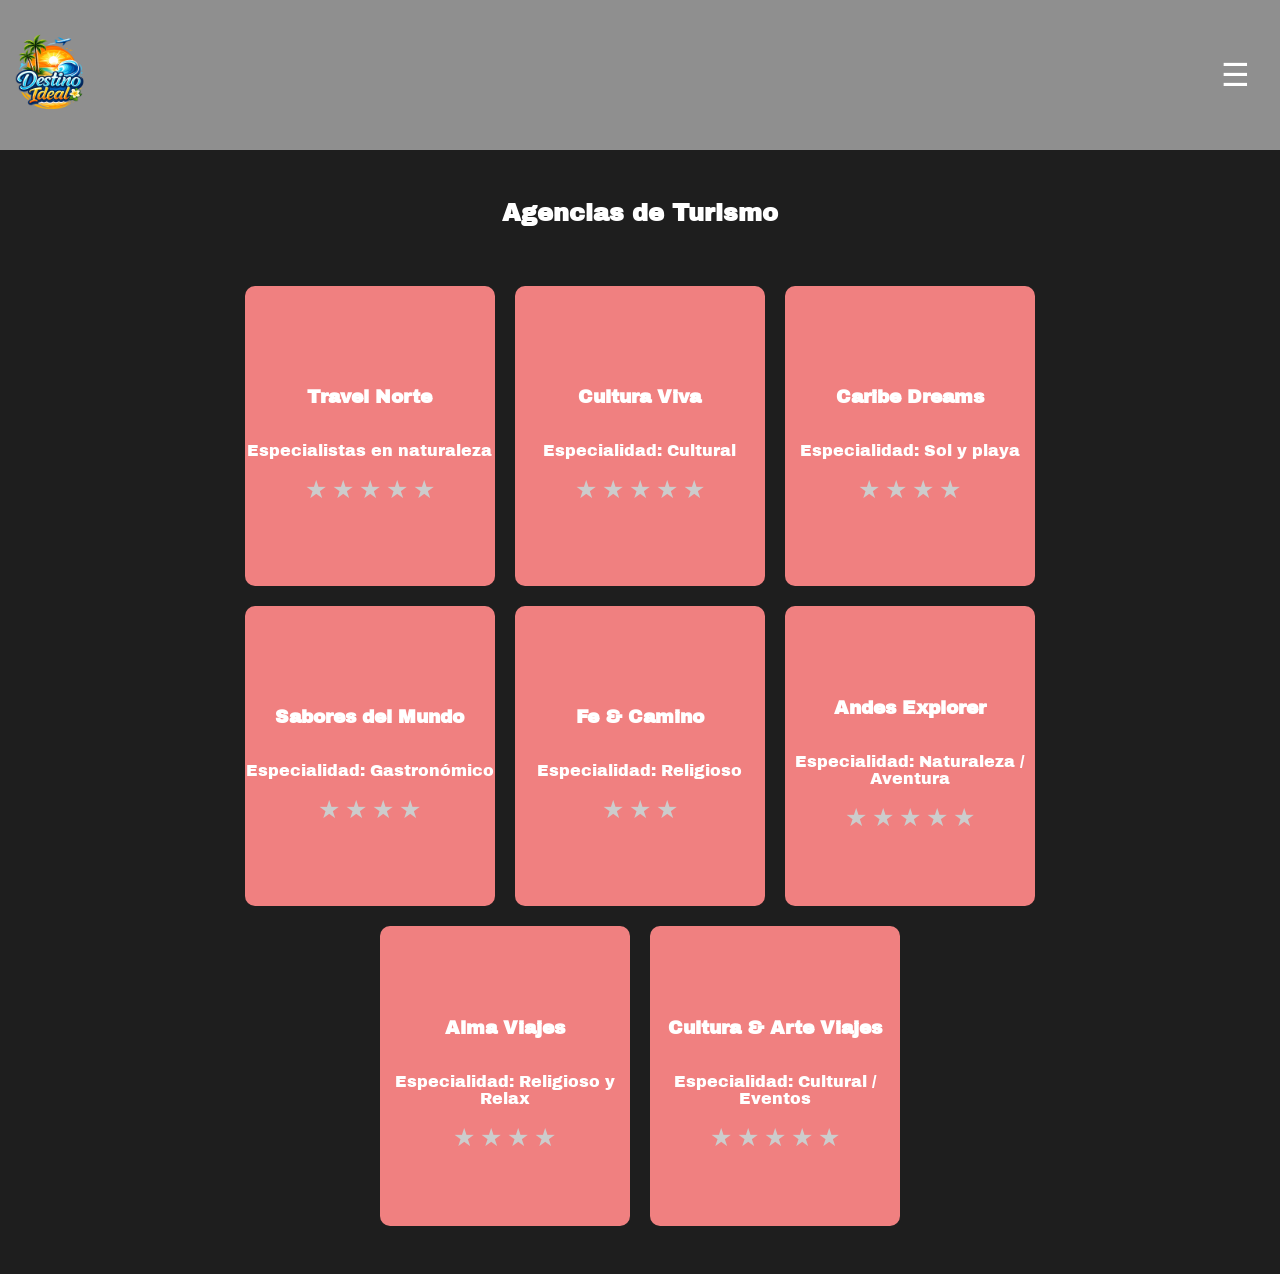
<file: Agency.html>
<!doctype html>
<html lang="es">
  <head>
    <meta charset="UTF-8" />
    <meta name="viewport" content="width=device-width, initial-scale=1.0" />
    <title>Agencias</title>

    <link rel="stylesheet" href="styles/Agency.css" />

    <link rel="preconnect" href="https://fonts.googleapis.com" />
    <link rel="preconnect" href="https://fonts.gstatic.com" crossorigin />
    <link
      href="https://fonts.googleapis.com/css2?family=Archivo+Black&family=Inter:ital,opsz,wght@0,14..32,100..900;1,14..32,100..900&family=Noto+Sans:ital,wght@0,100..900;1,100..900&family=Playfair+Display:ital,wght@0,400..900;1,400..900&family=Roboto:ital,wght@0,100..900;1,100..900&display=swap"
      rel="stylesheet"
    />
  </head>
  <body>
    <header class="header">
      <a href="index.html" title="Inicio">
        <img
          src="assets/img/Destino Ideal en paraíso tropical.png"
          alt="Logo Turismo"
          class="logo"
        />
      </a>

      <nav class="menu">
        <input type="checkbox" id="menu-toggle" />
        <label for="menu-toggle" class="menu-icon"> ☰ </label>
        <ul class="menu-items">
          <li>
            <a href="ContactoFormulario.html" title="Precios">Contacto</a>
          </li>
          <li><a href="DestinyTour.html" title="Destinos">Destinos</a></li>
          <li><a href="Price.html" title="Precios">Precios</a></li>
        </ul>
      </nav>
    </header>
    <main>
      <h2>Agencias de Turismo</h2>
      <section class="agencias">
        <article class="cards-agencias">
          <!-- CARD -->
          <div class="card">
            <div class="card-inner">
              <!-- FRENTE -->
              <div class="card-front">
                <h3>Travel Norte</h3>
                <p>Especialistas en naturaleza</p>

                <!-- rating -->
                <div class="rating">
                  <input type="radio" name="rating1" id="r1-5" />
                  <label for="r1-5">★</label>

                  <input type="radio" name="rating1" id="r1-4" />
                  <label for="r1-4">★</label>

                  <input type="radio" name="rating1" id="r1-3" />
                  <label for="r1-3">★</label>

                  <input type="radio" name="rating1" id="r1-2" />
                  <label for="r1-2">★</label>

                  <input type="radio" name="rating1" id="r1-1" />
                  <label for="r1-1">★</label>
                </div>
              </div>

              <!-- ATRÁS -->
              <div class="card-back">
                <h3>Detalles</h3>
                <p>+10 años de experiencia</p>
                <p>Paquetes personalizados</p>
                <p>Contacto: 388-4567890</p>
              </div>
            </div>
          </div>
        </article>
        <article class="cards-agencias">
          <!-- CARD -->
          <div class="card">
            <div class="card-inner">
              <!-- FRENTE -->
              <div class="card-front">
                <h3>Cultura Viva</h3>
                <p>Especialidad: Cultural</p>

                <!-- rating -->
                <div class="rating">
                  <input type="radio" name="rating1" id="r1-5" />
                  <label for="r1-5">★</label>

                  <input type="radio" name="rating1" id="r1-4" />
                  <label for="r1-4">★</label>

                  <input type="radio" name="rating1" id="r1-3" />
                  <label for="r1-3">★</label>

                  <input type="radio" name="rating1" id="r1-2" />
                  <label for="r1-2">★</label>

                  <input type="radio" name="rating1" id="r1-1" />
                  <label for="r1-1">★</label>
                </div>
              </div>

              <!-- ATRÁS -->
              <div class="card-back">
                <h3>Detalles</h3>
                <p>Tours en ciudades históricas</p>
                <p>Museos y circuitos culturales</p>
                <p>Contacto: 351-2233445</p>
              </div>
            </div>
          </div>
        </article>
        <article class="cards-agencias">
          <!-- CARD -->
          <div class="card">
            <div class="card-inner">
              <!-- FRENTE -->
              <div class="card-front">
                <h3>Caribe Dreams</h3>
                <p>Especialidad: Sol y playa</p>

                <!-- rating -->
                <div class="rating">
                  <input type="radio" name="rating1" id="r1-5" />
                  <label for="r1-5">★</label>

                  <input type="radio" name="rating1" id="r1-4" />
                  <label for="r1-4">★</label>

                  <input type="radio" name="rating1" id="r1-3" />
                  <label for="r1-3">★</label>

                  <input type="radio" name="rating1" id="r1-2" />
                  <label for="r1-2">★</label>
                </div>
              </div>

              <!-- ATRÁS -->
              <div class="card-back">
                <h3>Detalles</h3>
                <p>Paquetes todo incluido</p>
                <p>Viajes internacionales</p>
                <p>Contacto: 11-78965412</p>
                <p>📍 Buenos Aires</p>
              </div>
            </div>
          </div>
        </article>
        <article class="cards-agencias">
          <!-- CARD -->
          <div class="card">
            <div class="card-inner">
              <!-- FRENTE -->
              <div class="card-front">
                <h3>Sabores del Mundo</h3>
                <p>Especialidad: Gastronómico</p>

                <!-- rating -->
                <div class="rating">
                  <input type="radio" name="rating1" id="r1-5" />
                  <label for="r1-5">★</label>

                  <input type="radio" name="rating1" id="r1-4" />
                  <label for="r1-4">★</label>

                  <input type="radio" name="rating1" id="r1-3" />
                  <label for="r1-3">★</label>

                  <input type="radio" name="rating1" id="r1-2" />
                  <label for="r1-2">★</label>
                </div>
              </div>

              <!-- ATRÁS -->
              <div class="card-back">
                <h3>Detalles</h3>
                <p>Degustaciones</p>
                <p>Rutas gastronómicas</p>
                <p>Contacto: 261-5566778</p>
                <p>📍 Mendoza</p>
              </div>
            </div>
          </div>
        </article>
        <article class="cards-agencias">
          <!-- CARD -->
          <div class="card">
            <div class="card-inner">
              <!-- FRENTE -->
              <div class="card-front">
                <h3>Fe & Camino</h3>
                <p>Especialidad: Religioso</p>

                <!-- rating -->
                <div class="rating">
                  <input type="radio" name="rating1" id="r1-5" />
                  <label for="r1-5">★</label>

                  <input type="radio" name="rating1" id="r1-4" />
                  <label for="r1-4">★</label>

                  <input type="radio" name="rating1" id="r1-3" />
                  <label for="r1-3">★</label>
                </div>
              </div>

              <!-- ATRÁS -->
              <div class="card-back">
                <h3>Detalles</h3>
                <p>Peregrinaciones</p>
                <p>Acompañamiento espiritual</p>
                <p>Contacto: 379-9988776</p>
                <p>📍 Salta</p>
              </div>
            </div>
          </div>
        </article>
        <article class="cards-agencias">
          <!-- CARD -->
          <div class="card">
            <div class="card-inner">
              <!-- FRENTE -->
              <div class="card-front">
                <h3>Andes Explorer</h3>
                <p>Especialidad: Naturaleza / Aventura</p>

                <!-- rating -->
                <div class="rating">
                  <input type="radio" name="rating1" id="r1-5" />
                  <label for="r1-5">★</label>

                  <input type="radio" name="rating1" id="r1-4" />
                  <label for="r1-4">★</label>

                  <input type="radio" name="rating1" id="r1-3" />
                  <label for="r1-3">★</label>

                  <input type="radio" name="rating1" id="r1-2" />
                  <label for="r1-2">★</label>

                  <input type="radio" name="rating1" id="r1-2" />
                  <label for="r1-2">★</label>
                </div>
              </div>

              <!-- ATRÁS -->
              <div class="card-back">
                <h3>Detalles</h3>
                <p>Trekking y excursiones</p>
                <p>Guías especializados</p>
                <p>Contacto: 261-4455667</p>
                <p>📍 Mendoza</p>
              </div>
            </div>
          </div>
        </article>
        <article class="cards-agencias">
          <!-- CARD -->
          <div class="card">
            <div class="card-inner">
              <!-- FRENTE -->
              <div class="card-front">
                <h3>Alma Viajes</h3>
                <p>Especialidad: Religioso y Relax</p>

                <!-- rating -->
                <div class="rating">
                  <input type="radio" name="rating1" id="r1-5" />
                  <label for="r1-5">★</label>

                  <input type="radio" name="rating1" id="r1-4" />
                  <label for="r1-4">★</label>

                  <input type="radio" name="rating1" id="r1-3" />
                  <label for="r1-3">★</label>

                  <input type="radio" name="rating1" id="r1-2" />
                  <label for="r1-2">★</label>
                </div>
              </div>

              <!-- ATRÁS -->
              <div class="card-back">
                <h3>Detalles</h3>
                <p>Retiros espirituales</p>
                <p>Viajes tranquilos</p>
                <p>Contacto: 387-2233445</p>
                <p>📍 Tucumán</p>
              </div>
            </div>
          </div>
        </article>
        <article class="cards-agencias">
          <!-- CARD -->
          <div class="card">
            <div class="card-inner">
              <!-- FRENTE -->
              <div class="card-front">
                <h3>Cultura & Arte Viajes</h3>
                <p>Especialidad: Cultural / Eventos</p>

                <!-- rating -->
                <div class="rating">
                  <input type="radio" name="rating1" id="r1-5" />
                  <label for="r1-5">★</label>

                  <input type="radio" name="rating1" id="r1-4" />
                  <label for="r1-4">★</label>

                  <input type="radio" name="rating1" id="r1-3" />
                  <label for="r1-3">★</label>

                  <input type="radio" name="rating1" id="r1-2" />
                  <label for="r1-2">★</label>

                  <input type="radio" name="rating1" id="r1-2" />
                  <label for="r1-2">★</label>
                </div>
              </div>

              <!-- ATRÁS -->
              <div class="card-back">
                <h3>Detalles</h3>
                <p>+5 años de experiencia</p>
                <p>Festivales</p>
                <p>Contacto: 11-66778899</p>
                <p>📍 Santiago Del Estero</p>
              </div>
            </div>
          </div>
        </article>
      </section>
    </main>
  </body>
</html>
</file>
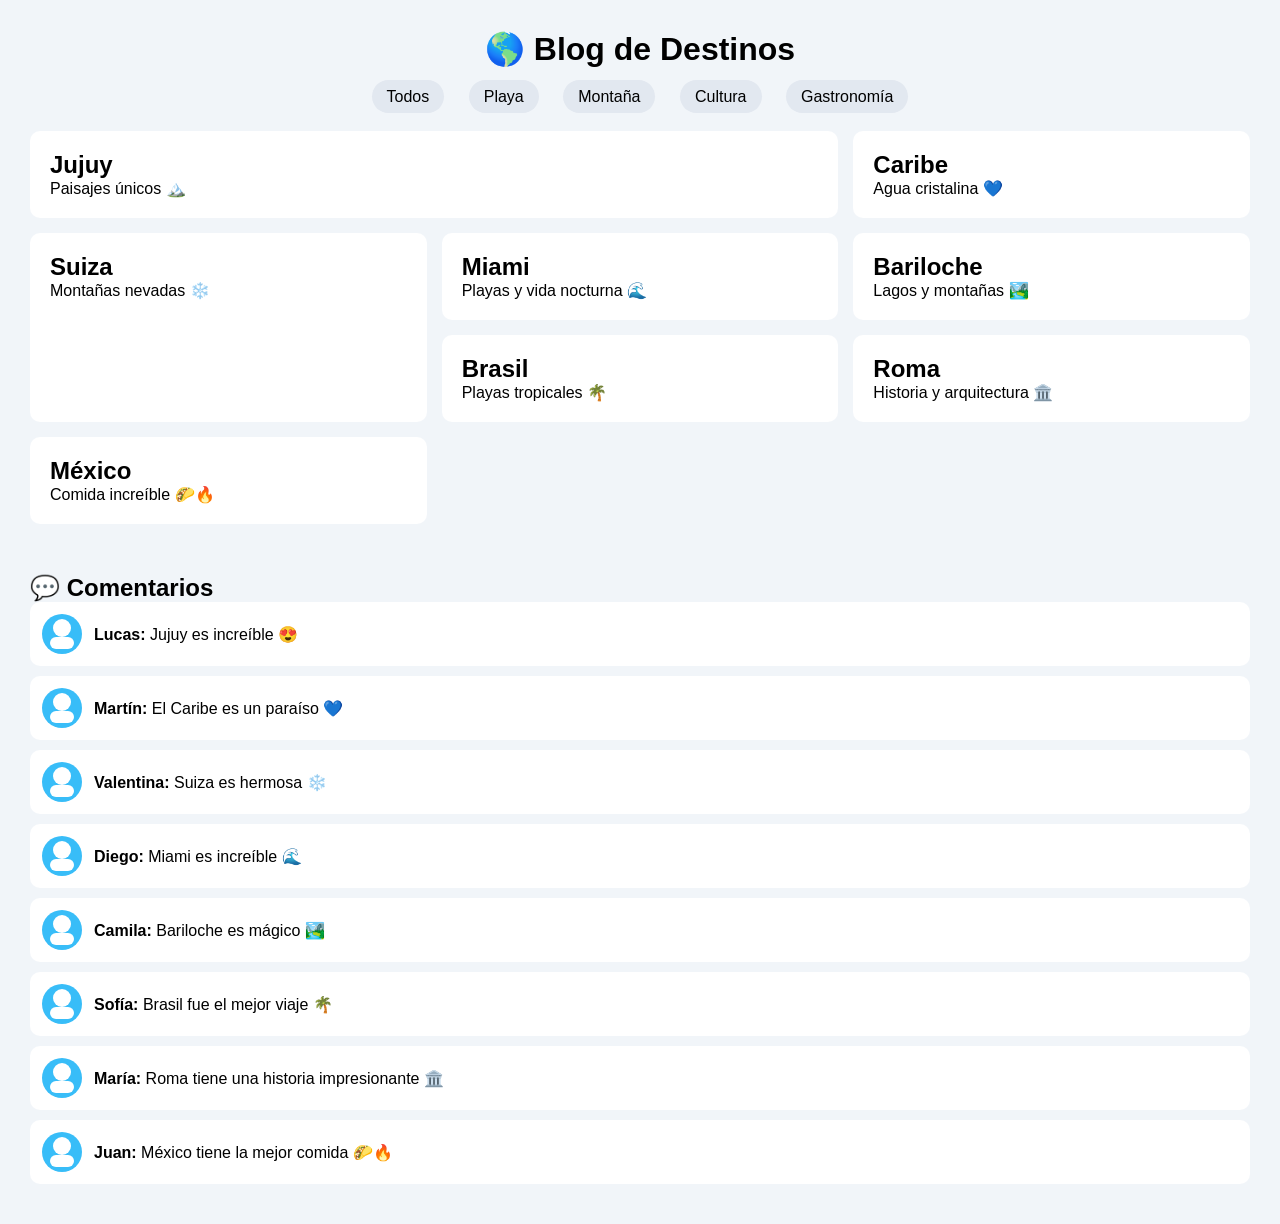
<file: BlogDestinyTour.html>
<!doctype html>
<html lang="es">
  <head>
    <meta charset="UTF-8" />
    <title>Blog de Destinos</title>
    <link rel="stylesheet" href="styles/BlogDestinyTour.css" />
  </head>
  <body>
    <h1 class="titulo">🌎 Blog de Destinos</h1>

    <!-- INPUTS -->
    <input type="radio" name="filtro" id="todos" checked />
    <input type="radio" name="filtro" id="playa" />
    <input type="radio" name="filtro" id="montana" />
    <input type="radio" name="filtro" id="cultura" />
    <input type="radio" name="filtro" id="gastronomia" />

    <!-- FILTROS -->
    <div class="filtros">
      <label for="todos">Todos</label>
      <label for="playa">Playa</label>
      <label for="montana">Montaña</label>
      <label for="cultura">Cultura</label>
      <label for="gastronomia">Gastronomía</label>
    </div>

    <!-- DESTINOS -->
    <div class="grid">
      <article class="post montana">
        <h2>Jujuy</h2>
        <p>Paisajes únicos 🏔️</p>
      </article>

      <article class="post playa">
        <h2>Caribe</h2>
        <p>Agua cristalina 💙</p>
      </article>

      <article class="post montana">
        <h2>Suiza</h2>
        <p>Montañas nevadas ❄️</p>
      </article>

      <article class="post playa">
        <h2>Miami</h2>
        <p>Playas y vida nocturna 🌊</p>
      </article>

      <article class="post montana">
        <h2>Bariloche</h2>
        <p>Lagos y montañas 🏞️</p>
      </article>

      <article class="post playa">
        <h2>Brasil</h2>
        <p>Playas tropicales 🌴</p>
      </article>

      <!-- NUEVOS -->
      <article class="post cultura">
        <h2>Roma</h2>
        <p>Historia y arquitectura 🏛️</p>
      </article>

      <article class="post gastronomia">
        <h2>México</h2>
        <p>Comida increíble 🌮🔥</p>
      </article>
    </div>

    <!-- COMENTARIOS -->
    <section class="comentarios">
      <h2>💬 Comentarios</h2>

      <!-- EXISTENTES -->
      <div class="comentario montana">
        <div class="avatar"></div>
        <p><strong>Lucas:</strong> Jujuy es increíble 😍</p>
      </div>

      <div class="comentario playa">
        <div class="avatar"></div>
        <p><strong>Martín:</strong> El Caribe es un paraíso 💙</p>
      </div>

      <div class="comentario montana">
        <div class="avatar"></div>
        <p><strong>Valentina:</strong> Suiza es hermosa ❄️</p>
      </div>

      <div class="comentario playa">
        <div class="avatar"></div>
        <p><strong>Diego:</strong> Miami es increíble 🌊</p>
      </div>

      <div class="comentario montana">
        <div class="avatar"></div>
        <p><strong>Camila:</strong> Bariloche es mágico 🏞️</p>
      </div>

      <div class="comentario playa">
        <div class="avatar"></div>
        <p><strong>Sofía:</strong> Brasil fue el mejor viaje 🌴</p>
      </div>

      <!-- NUEVOS -->
      <div class="comentario cultura">
        <div class="avatar"></div>
        <p><strong>María:</strong> Roma tiene una historia impresionante 🏛️</p>
      </div>

      <div class="comentario gastronomia">
        <div class="avatar"></div>
        <p><strong>Juan:</strong> México tiene la mejor comida 🌮🔥</p>
      </div>
    </section>
  </body>
</html>
</file>
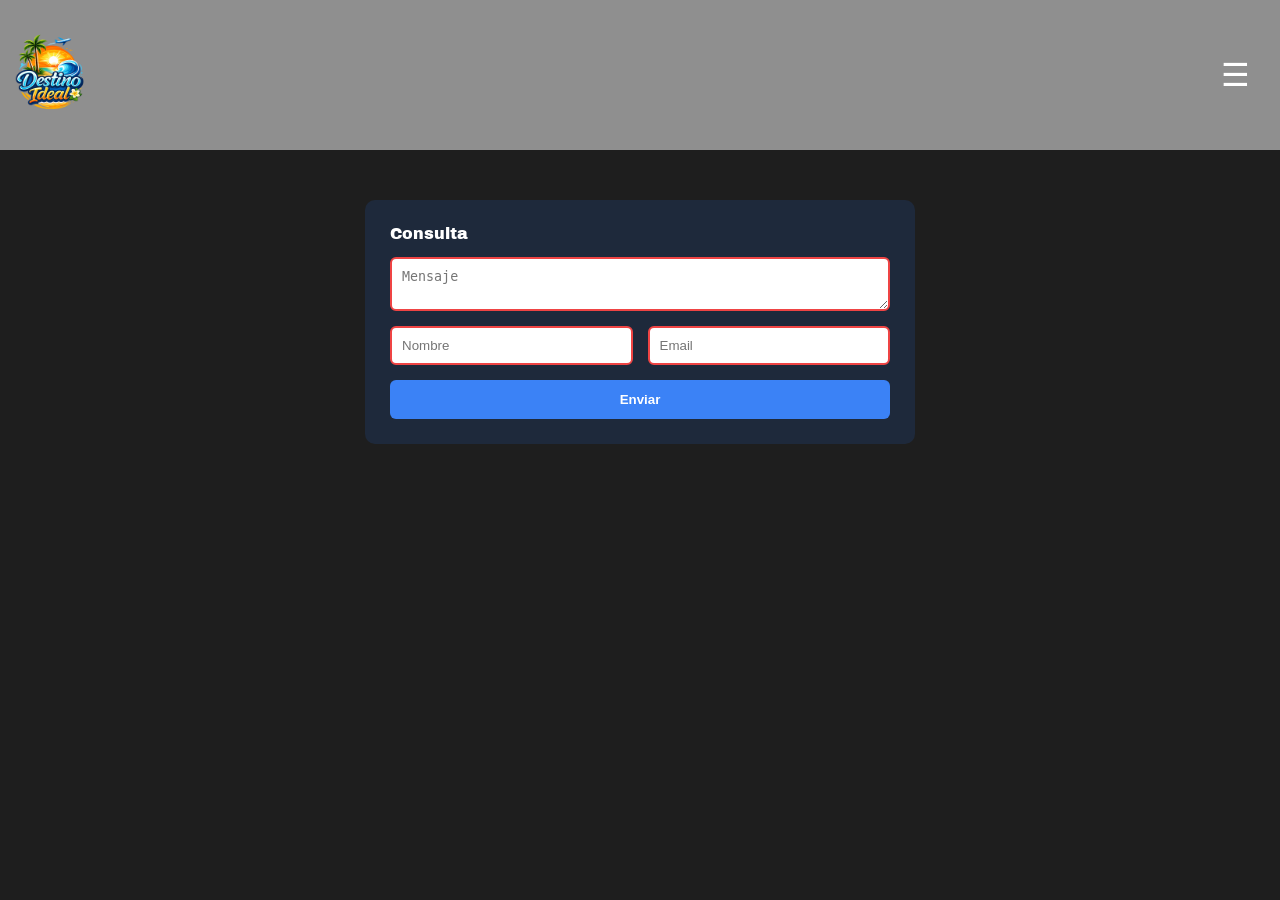
<file: ContactoFormulario.html>
<!doctype html>
<html lang="en">
  <head>
    <meta charset="UTF-8" />
    <meta name="viewport" content="width=device-width, initial-scale=1.0" />
    <title>Contacto</title>
    <link rel="stylesheet" href="styles/FormularioContacto.css" />

    <link rel="preconnect" href="https://fonts.googleapis.com" />
    <link rel="preconnect" href="https://fonts.gstatic.com" crossorigin />
    <link
      href="https://fonts.googleapis.com/css2?family=Archivo+Black&family=Inter:ital,opsz,wght@0,14..32,100..900;1,14..32,100..900&family=Noto+Sans:ital,wght@0,100..900;1,100..900&family=Playfair+Display:ital,wght@0,400..900;1,400..900&family=Roboto:ital,wght@0,100..900;1,100..900&display=swap"
      rel="stylesheet"
    />
  </head>
  <body>
    <header class="header">
      <a href="index.html" title="Inicio">
        <img
          src="assets/img/Destino Ideal en paraíso tropical.png"
          alt="Logo Turismo"
          class="logo"
        />
      </a>

      <nav class="menu">
        <input type="checkbox" id="menu-toggle" />
        <label for="menu-toggle" class="menu-icon"> ☰ </label>
        <ul class="menu-items">
          <li><a href="DestinyTour.html" title="Destinos">Destinos</a></li>
          <li><a href="Price.html" title="Precios">Precios</a></li>
        </ul>
      </nav>
    </header>
    <form class="form" action="#exito">
      <label for="" class="query">Consulta</label>
      <textarea placeholder="Mensaje" required minlength="10"></textarea>

      <input type="text" placeholder="Nombre" required minlength="3" />
      <input type="email" placeholder="Email" required />

      <button type="submit">Enviar</button>
    </form>

    <!-- MODAL -->
    <div id="exito" class="modal">
      <div class="modal-content">
        <h2>✅ Enviado correctamente</h2>
        <p>Gracias por contactarte</p>
        <a href="#">Cerrar</a>
      </div>
    </div>
  </body>
</html>
</file>
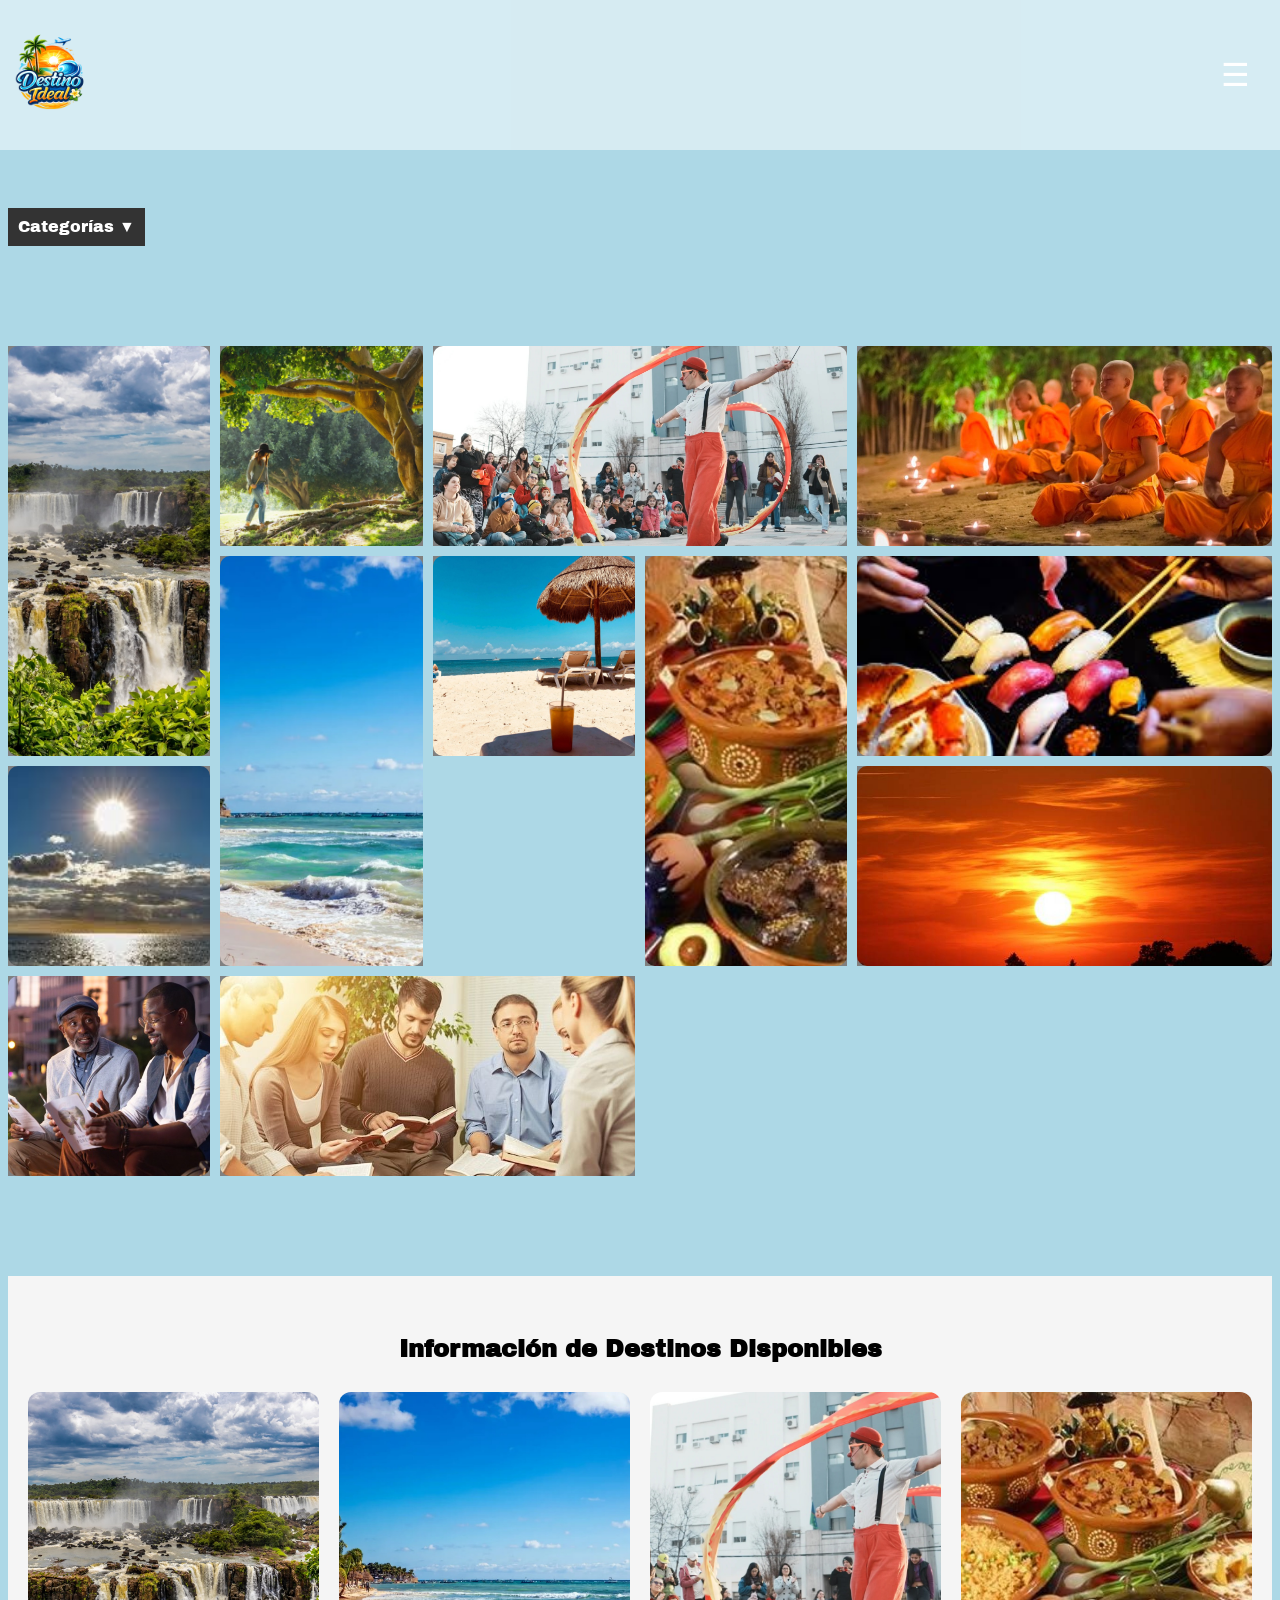
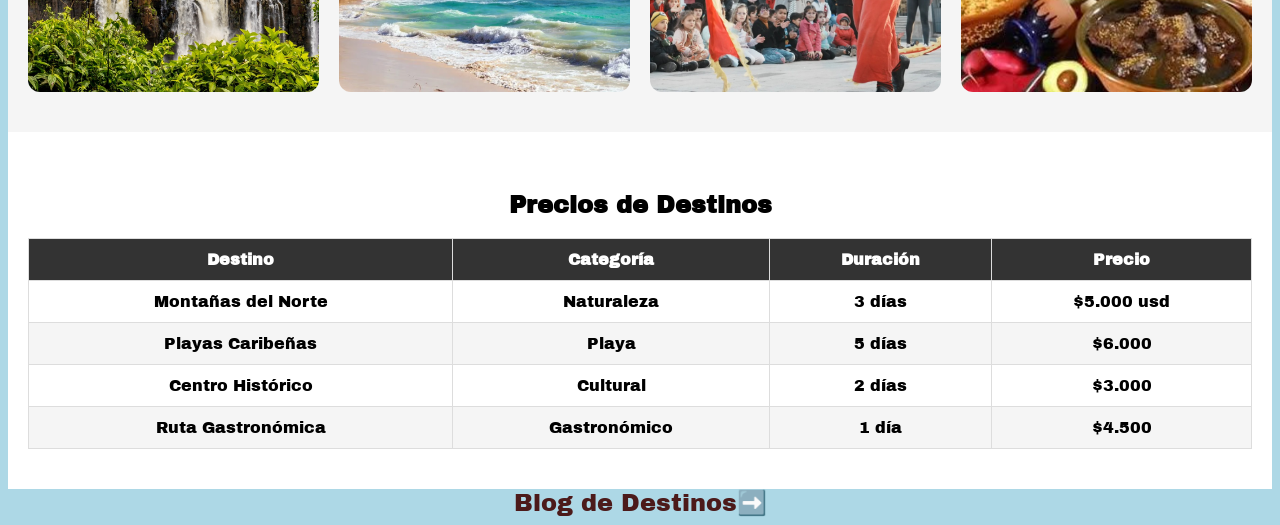
<file: DestinyTour.html>
<!doctype html>
<html lang="es">
  <head>
    <meta charset="UTF-8" />
    <meta name="viewport" content="width=device-width, initial-scale=1.0" />
    <title>Destino</title>

    <link rel="preconnect" href="https://fonts.googleapis.com" />
    <link rel="preconnect" href="https://fonts.gstatic.com" crossorigin />
    <link
      href="https://fonts.googleapis.com/css2?family=Archivo+Black&family=Inter:ital,opsz,wght@0,14..32,100..900;1,14..32,100..900&family=Noto+Sans:ital,wght@0,100..900;1,100..900&family=Playfair+Display:ital,wght@0,400..900;1,400..900&family=Roboto:ital,wght@0,100..900;1,100..900&display=swap"
      rel="stylesheet"
    />
    <link
      rel="stylesheet"
      href="https://cdnjs.cloudflare.com/ajax/libs/font-awesome/6.5.0/css/all.min.css"
    />

    <link rel="stylesheet" href="styles/DestinyTour.css" />
  </head>
  <body>
    <header class="header">
      <a href="index.html" title="Inicio">
        <img
          src="assets/img/Destino Ideal en paraíso tropical.png"
          alt="Logo Turismo"
          class="logo"
        />
      </a>

      <nav class="menu">
        <input type="checkbox" id="menu-toggle" />
        <label for="menu-toggle" class="menu-icon"> ☰ </label>
        <ul class="menu-items">
          <li>
            <a href="ContactoFormulario.html" title="Precios">Contacto</a>
          </li>
          <li><a href="Agency.html" title="Agencias">Agencias</a></li>
          <li><a href="Price.html" title="Precios">Precios</a></li>
        </ul>
      </nav>
    </header>
    <main>
      <input type="radio" name="menu" id="cerrar" checked />
      <input type="radio" name="menu" id="abrir" />

      <label for="abrir" class="boton">Categorías ▼</label>

      <input type="radio" name="filtro" id="todos" checked />
      <input type="radio" name="filtro" id="cultura" />
      <input type="radio" name="filtro" id="naturaleza" />
      <input type="radio" name="filtro" id="playa" />
      <input type="radio" name="filtro" id="gastronomia" />
      <input type="radio" name="filtro" id="religioso" />

      <div class="dropdown">
        <label for="todos">Todos</label>
        <label for="cultura">Cultura</label>
        <label for="naturaleza">Naturaleza</label>
        <label for="playa">Playa</label>
        <label for="gastronomia">Gastronómico</label>
        <label for="religioso">Religioso</label>

        <label for="cerrar" class="cerrar">cerrar</label>
      </div>

      <section class="galeria">
        <article class="item naturaleza alto">
          <img src="assets/img/image-naturaleza.jpeg" />
        </article>

        <article class="item naturaleza">
          <img src="assets/img/image-naturaleza-2.jpeg" />
        </article>

        <article class="item cultura ancho">
          <img src="assets/img/image-culture.jpeg" />
        </article>

        <article class="item cultura ancho">
          <img src="assets/img/image-culture-2.jpeg" />
        </article>

        <article class="item playa alto">
          <img src="assets/img/image-playa.jpeg" />
        </article>

        <article class="item playa">
          <img src="assets/img/image-playa-2.jpeg" />
        </article>
        <article class="item gastronomia alto">
          <img src="assets/img/image-gastronomia.jpeg" />
        </article>
        <article class="item gastronomia ancho">
          <img src="assets/img/image-gastronomia-2.jpeg" />
        </article>
        <article class="item sol">
          <img src="assets/img/image-sol.jpeg" />
        </article>
        <article class="item sol ancho">
          <img src="assets/img/image-sol-2.jpeg" />
        </article>
        <article class="item religioso">
          <img src="assets/img/image-religioso.jpeg" />
        </article>
        <article class="item religioso ancho">
          <img src="assets/img/image-religioso-2.jpeg" />
        </article>
      </section>

      <section class="destinos-info">
        <h2>Información de Destinos Disponibles</h2>

        <div class="cards-container">
          <div class="card">
            <img src="assets/img/image-naturaleza.jpeg" />
            <div class="overlay">
              <h3>Montañas del Norte</h3>
              <p>Turismo de naturaleza</p>
              <span>$5.000 usd</span>
            </div>
          </div>

          <div class="card">
            <img src="assets/img/image-playa.jpeg" />
            <div class="overlay">
              <h3>Playas Caribeñas</h3>
              <p>Sol y playa</p>
              <span>$6.000 usd</span>
            </div>
          </div>

          <div class="card">
            <img src="assets/img/image-culture.jpeg" />
            <div class="overlay">
              <h3>Centro Histórico</h3>
              <p>Cultural</p>
              <span>$3.000 usd</span>
            </div>
          </div>

          <div class="card">
            <img src="assets/img/image-gastronomia.jpeg" />
            <div class="overlay">
              <h3>Ruta Gastronómica</h3>
              <p>Comida típica</p>
              <span>$4.500 usd</span>
            </div>
          </div>
        </div>
      </section>
      <section class="tabla-precios">
        <h2>Precios de Destinos</h2>

        <div class="tabla-container">
          <table>
            <thead>
              <tr>
                <th>Destino</th>
                <th>Categoría</th>
                <th>Duración</th>
                <th>Precio</th>
              </tr>
            </thead>

            <tbody>
              <tr>
                <td>Montañas del Norte</td>
                <td>Naturaleza</td>
                <td>3 días</td>
                <td>$5.000 usd</td>
              </tr>

              <tr>
                <td>Playas Caribeñas</td>
                <td>Playa</td>
                <td>5 días</td>
                <td>$6.000</td>
              </tr>

              <tr>
                <td>Centro Histórico</td>
                <td>Cultural</td>
                <td>2 días</td>
                <td>$3.000</td>
              </tr>

              <tr>
                <td>Ruta Gastronómica</td>
                <td>Gastronómico</td>
                <td>1 día</td>
                <td>$4.500</td>
              </tr>
            </tbody>
          </table>
        </div>
      </section>
    </main>
    <a href="BlogDestinyTour.html" target="_blank" class="blog"
      >Blog de Destinos➡️
    </a>
  </body>
</html>
</file>
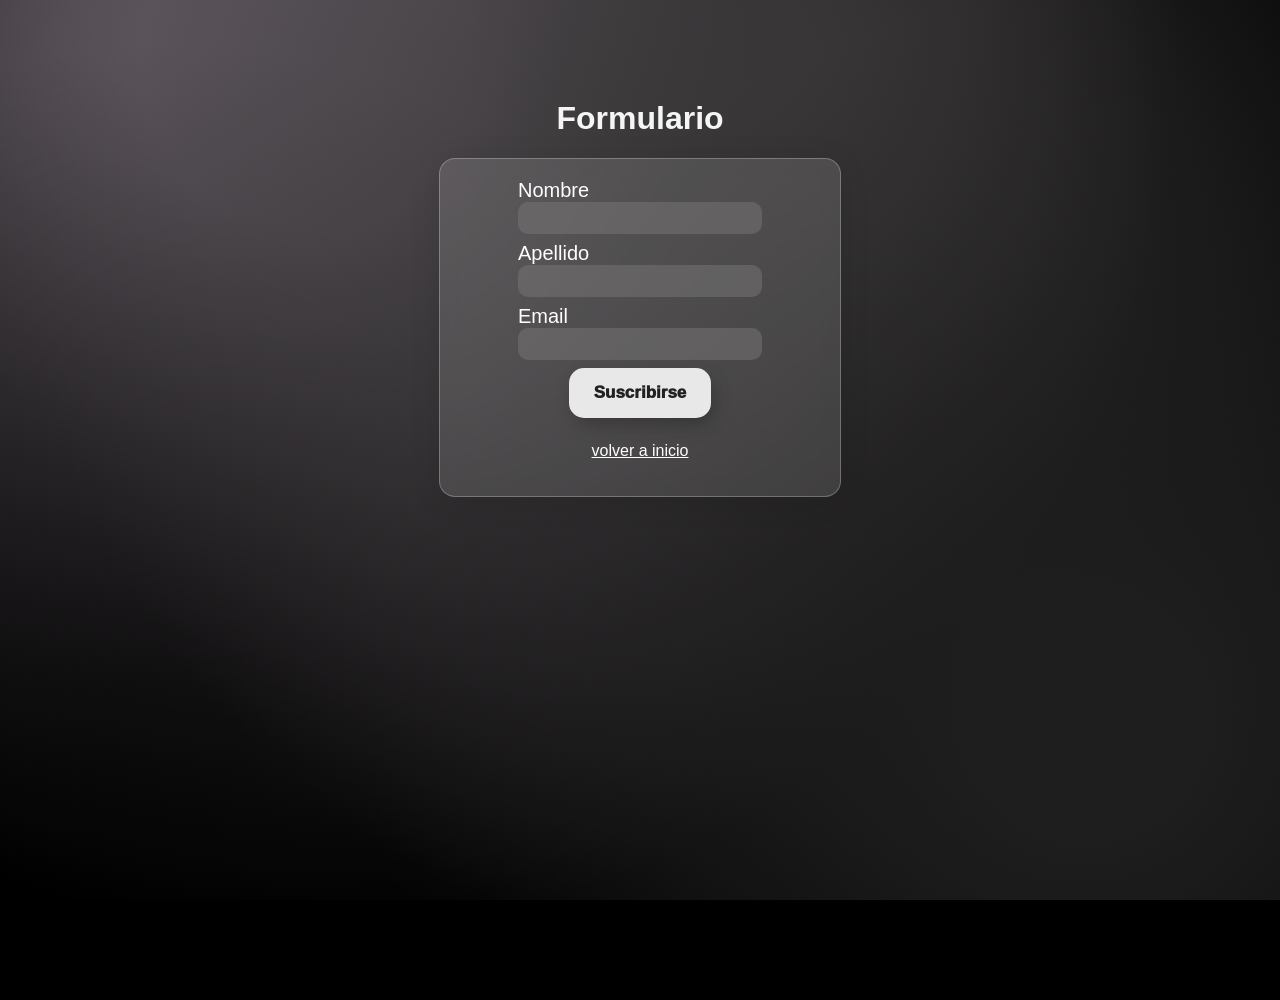
<file: FormularioHome.html>
<!doctype html>
<html lang="en">
  <head>
    <meta charset="UTF-8" />
    <meta name="viewport" content="width=device-width, initial-scale=1.0" />
    <title>Formulario</title>
    <link href="styles/FormularioHome.css" rel="stylesheet" />
    <link rel="preconnect" href="https://fonts.googleapis.com" />
    <link rel="preconnect" href="https://fonts.gstatic.com" crossorigin />
    <link
      href="https://fonts.googleapis.com/css2?family=Inter:ital,opsz,wght@0,14..32,100..900;1,14..32,100..900&family=Noto+Sans:ital,wght@0,100..900;1,100..900&display=swap"
      rel="stylesheet"
    />
  </head>
  <body>
    <h1 style="color: #f5f5f5">Formulario</h1>
    <form class="form">
      <div class="group">
        <label>Nombre</label>
        <input type="text" required maxlength="30" />
      </div>
      <div class="group">
        <label>Apellido</label>
        <input type="text" required maxlength="30" />
      </div>
      <div class="group">
        <label>Email</label>
        <input type="email" required maxlength="40" />
      </div>

      <button type="submit">Suscribirse</button>
      <a class="inicio" href="index.html"><p>volver a inicio</p></a>
    </form>
  </body>
</html>
</file>
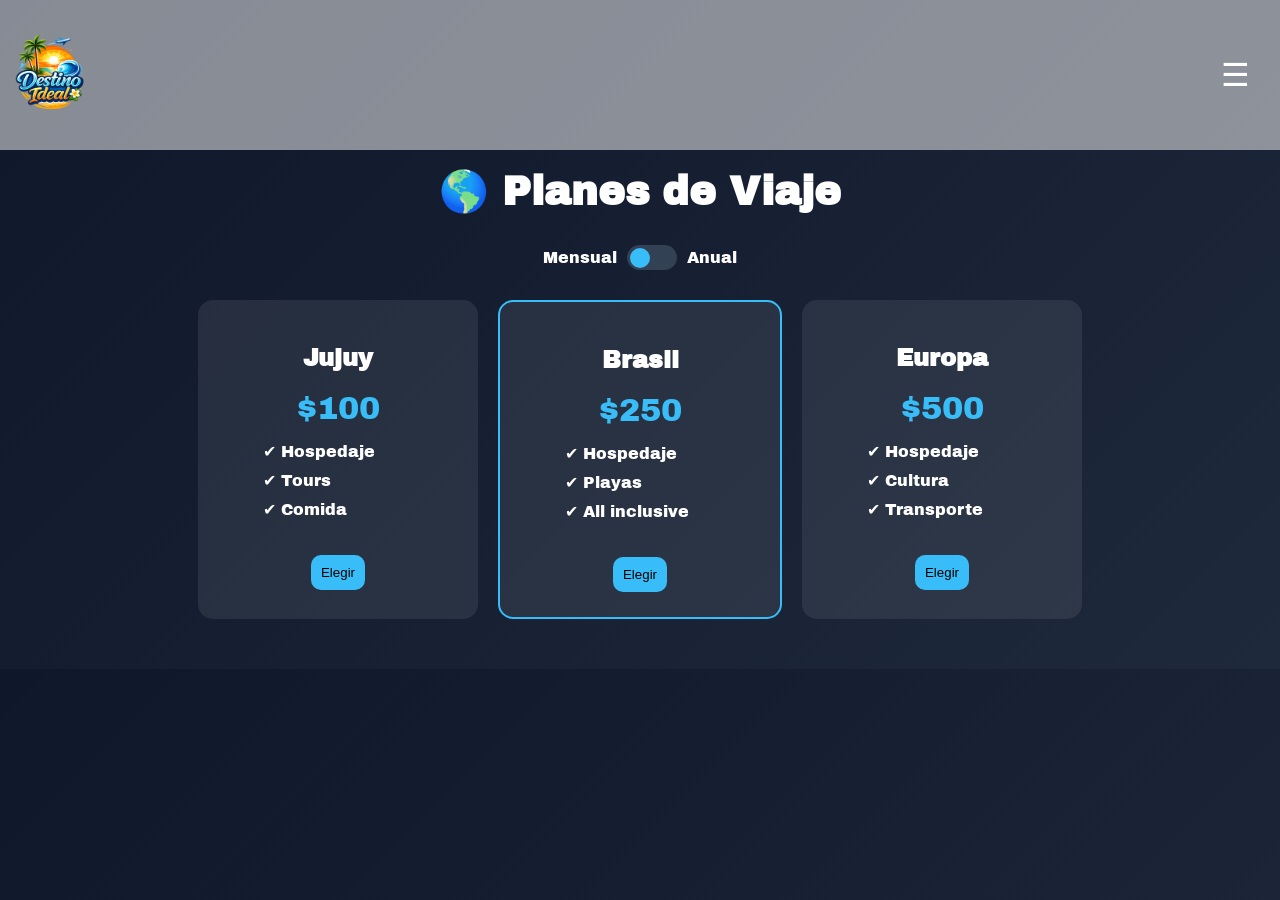
<file: Price.html>
<!doctype html>
<html lang="es">
  <head>
    <meta charset="UTF-8" />
    <title>Precios</title>
    <link rel="preconnect" href="https://fonts.googleapis.com" />
    <link rel="preconnect" href="https://fonts.gstatic.com" crossorigin />
    <link
      href="https://fonts.googleapis.com/css2?family=Archivo+Black&family=Inter:ital,opsz,wght@0,14..32,100..900;1,14..32,100..900&family=Noto+Sans:ital,wght@0,100..900;1,100..900&family=Playfair+Display:ital,wght@0,400..900;1,400..900&family=Roboto:ital,wght@0,100..900;1,100..900&display=swap"
      rel="stylesheet"
    />
    <link rel="stylesheet" href="styles/Price.css" />
  </head>

  <body>
    <header class="header">
      <a href="index.html" title="Inicio">
        <img
          src="assets/img/Destino Ideal en paraíso tropical.png"
          alt="Logo Turismo"
          class="logo"
        />
      </a>

      <nav class="menu">
        <input type="checkbox" id="menu-toggle" />
        <label for="menu-toggle" class="menu-icon"> ☰ </label>
        <ul class="menu-items">
          <li>
            <a href="ContactoFormulario.html" title="Precios">Contacto</a>
          </li>
          <li><a href="Agency.html" title="Agencias">Agencias</a></li>
          <li><a href="DestinyTour.html" title="Destinos">Destinos</a></li>
        </ul>
      </nav>
    </header>
    <h1>🌎 Planes de Viaje</h1>
    <!-- 🔥 INPUT CLAVE -->
    <input type="checkbox" id="switch" />

    <!-- TOGGLE -->
    <div class="toggle">
      <span>Mensual</span>
      <label for="switch"></label>
      <span>Anual</span>
    </div>

    <!-- TABLA -->
    <div class="tabla">
      <div class="plan">
        <h2>Jujuy</h2>
        <p class="precio">
          <span class="mes"> $100</span>
          <span class="anio"> $80</span>
        </p>
        <ul>
          <li data-info="Incluye hospedaje básico">✔ Hospedaje</li>
          <li data-info="Excursión guiada">✔ Tours</li>
          <li data-info="Desayuno incluido">✔ Comida</li>
        </ul>
        <button>Elegir</button>
      </div>

      <div class="plan destacado">
        <h2>Brasil</h2>
        <p class="precio">
          <span class="mes">$250</span>
          <span class="anio">$200</span>
        </p>
        <ul>
          <li data-info="Hotel 4 estrellas">✔ Hospedaje</li>
          <li data-info="Acceso a playas premium">✔ Playas</li>
          <li data-info="Comidas ilimitadas">✔ All inclusive</li>
        </ul>
        <button>Elegir</button>
      </div>

      <div class="plan">
        <h2>Europa</h2>
        <p class="precio">
          <span class="mes">$500</span>
          <span class="anio">$420</span>
        </p>
        <ul>
          <li data-info="Hoteles de lujo">✔ Hospedaje</li>
          <li data-info="Acceso a museos">✔ Cultura</li>
          <li data-info="Viajes entre países">✔ Transporte</li>
        </ul>
        <button>Elegir</button>
      </div>
    </div>
  </body>
</html>
</file>
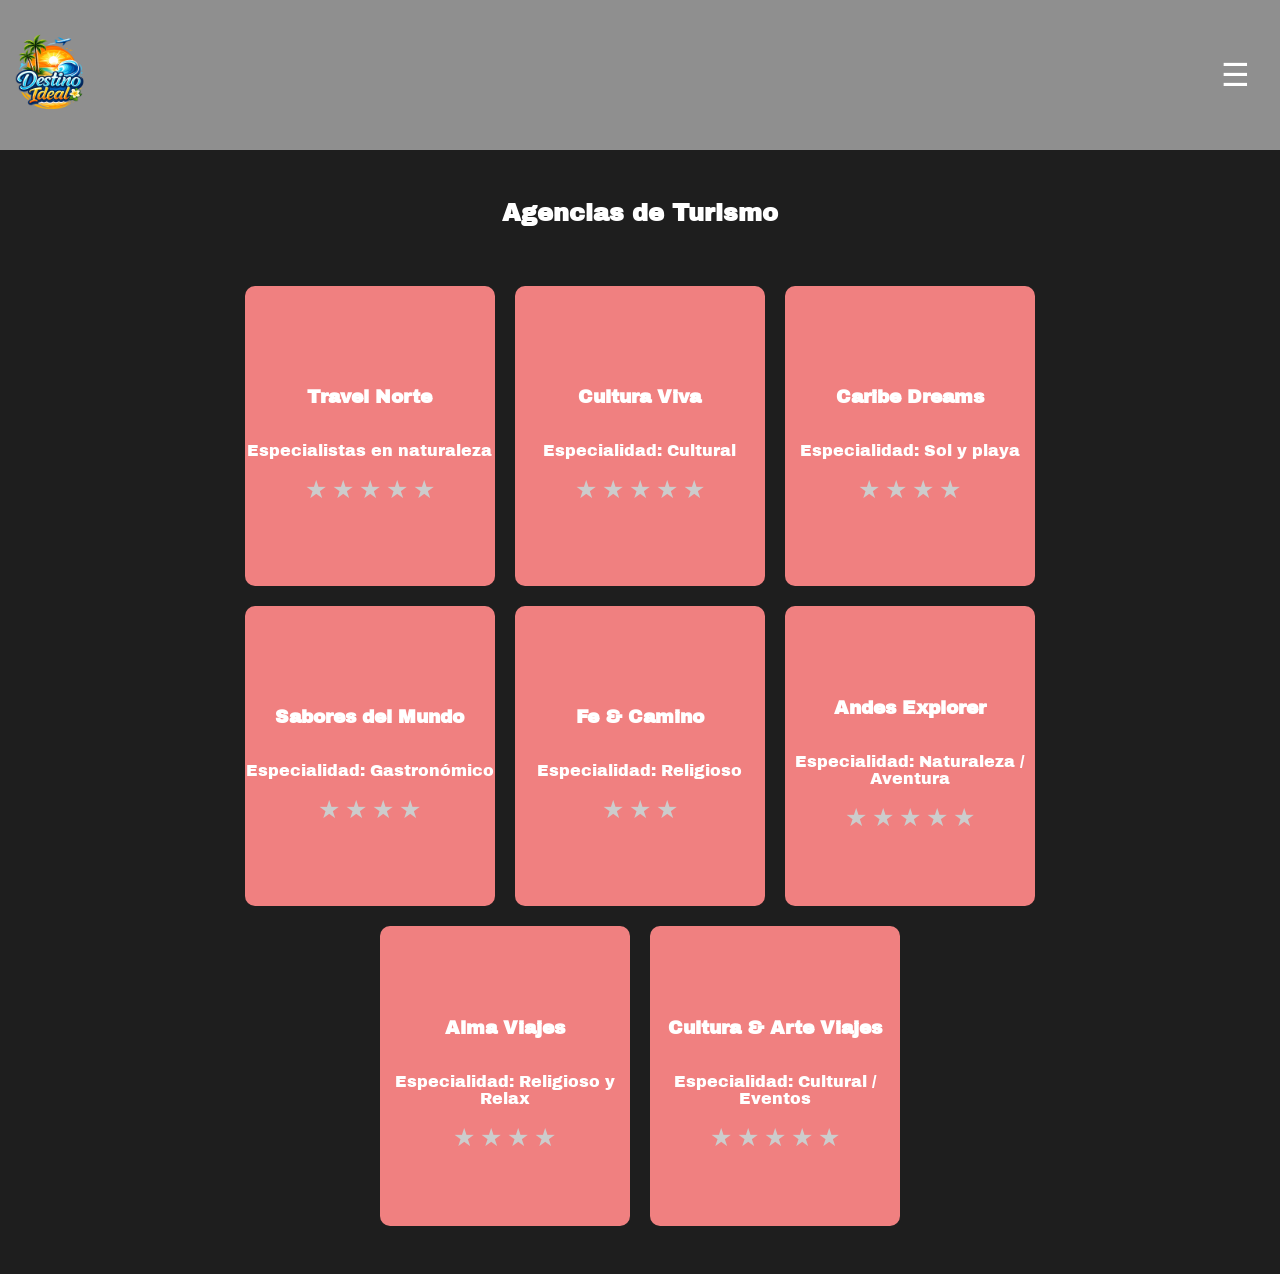
<file: pages/Agency.html>
<!doctype html>
<html lang="es">
  <head>
    <meta charset="UTF-8" />
    <meta name="viewport" content="width=device-width, initial-scale=1.0" />
    <title>Agencias</title>

    <link rel="stylesheet" href="../styles/Agency.css" />

    <link rel="preconnect" href="https://fonts.googleapis.com" />
    <link rel="preconnect" href="https://fonts.gstatic.com" crossorigin />
    <link
      href="https://fonts.googleapis.com/css2?family=Archivo+Black&family=Inter:ital,opsz,wght@0,14..32,100..900;1,14..32,100..900&family=Noto+Sans:ital,wght@0,100..900;1,100..900&family=Playfair+Display:ital,wght@0,400..900;1,400..900&family=Roboto:ital,wght@0,100..900;1,100..900&display=swap"
      rel="stylesheet"
    />
  </head>
  <body>
    <header class="header">
      <a href="index.html" title="Inicio">
        <img
          src="../assets/img/Destino Ideal en paraíso tropical.png"
          alt="Logo Turismo"
          class="logo"
        />
      </a>

      <nav class="menu">
        <input type="checkbox" id="menu-toggle" />
        <label for="menu-toggle" class="menu-icon"> ☰ </label>
        <ul class="menu-items">
          <li>
            <a href="ContactoFormulario.html" title="Precios">Contacto</a>
          </li>
          <li><a href="DestinyTour.html" title="Destinos">Destinos</a></li>
          <li><a href="Price.html" title="Precios">Precios</a></li>
        </ul>
      </nav>
    </header>
    <main>
      <h2>Agencias de Turismo</h2>
      <section class="agencias">
        <article class="cards-agencias">
          <!-- CARD -->
          <div class="card">
            <div class="card-inner">
              <!-- FRENTE -->
              <div class="card-front">
                <h3>Travel Norte</h3>
                <p>Especialistas en naturaleza</p>

                <!-- rating -->
                <div class="rating">
                  <input type="radio" name="rating1" id="r1-5" />
                  <label for="r1-5">★</label>

                  <input type="radio" name="rating1" id="r1-4" />
                  <label for="r1-4">★</label>

                  <input type="radio" name="rating1" id="r1-3" />
                  <label for="r1-3">★</label>

                  <input type="radio" name="rating1" id="r1-2" />
                  <label for="r1-2">★</label>

                  <input type="radio" name="rating1" id="r1-1" />
                  <label for="r1-1">★</label>
                </div>
              </div>

              <!-- ATRÁS -->
              <div class="card-back">
                <h3>Detalles</h3>
                <p>+10 años de experiencia</p>
                <p>Paquetes personalizados</p>
                <p>Contacto: 388-4567890</p>
              </div>
            </div>
          </div>
        </article>
        <article class="cards-agencias">
          <!-- CARD -->
          <div class="card">
            <div class="card-inner">
              <!-- FRENTE -->
              <div class="card-front">
                <h3>Cultura Viva</h3>
                <p>Especialidad: Cultural</p>

                <!-- rating -->
                <div class="rating">
                  <input type="radio" name="rating1" id="r1-5" />
                  <label for="r1-5">★</label>

                  <input type="radio" name="rating1" id="r1-4" />
                  <label for="r1-4">★</label>

                  <input type="radio" name="rating1" id="r1-3" />
                  <label for="r1-3">★</label>

                  <input type="radio" name="rating1" id="r1-2" />
                  <label for="r1-2">★</label>

                  <input type="radio" name="rating1" id="r1-1" />
                  <label for="r1-1">★</label>
                </div>
              </div>

              <!-- ATRÁS -->
              <div class="card-back">
                <h3>Detalles</h3>
                <p>Tours en ciudades históricas</p>
                <p>Museos y circuitos culturales</p>
                <p>Contacto: 351-2233445</p>
              </div>
            </div>
          </div>
        </article>
        <article class="cards-agencias">
          <!-- CARD -->
          <div class="card">
            <div class="card-inner">
              <!-- FRENTE -->
              <div class="card-front">
                <h3>Caribe Dreams</h3>
                <p>Especialidad: Sol y playa</p>

                <!-- rating -->
                <div class="rating">
                  <input type="radio" name="rating1" id="r1-5" />
                  <label for="r1-5">★</label>

                  <input type="radio" name="rating1" id="r1-4" />
                  <label for="r1-4">★</label>

                  <input type="radio" name="rating1" id="r1-3" />
                  <label for="r1-3">★</label>

                  <input type="radio" name="rating1" id="r1-2" />
                  <label for="r1-2">★</label>
                </div>
              </div>

              <!-- ATRÁS -->
              <div class="card-back">
                <h3>Detalles</h3>
                <p>Paquetes todo incluido</p>
                <p>Viajes internacionales</p>
                <p>Contacto: 11-78965412</p>
                <p>📍 Buenos Aires</p>
              </div>
            </div>
          </div>
        </article>
        <article class="cards-agencias">
          <!-- CARD -->
          <div class="card">
            <div class="card-inner">
              <!-- FRENTE -->
              <div class="card-front">
                <h3>Sabores del Mundo</h3>
                <p>Especialidad: Gastronómico</p>

                <!-- rating -->
                <div class="rating">
                  <input type="radio" name="rating1" id="r1-5" />
                  <label for="r1-5">★</label>

                  <input type="radio" name="rating1" id="r1-4" />
                  <label for="r1-4">★</label>

                  <input type="radio" name="rating1" id="r1-3" />
                  <label for="r1-3">★</label>

                  <input type="radio" name="rating1" id="r1-2" />
                  <label for="r1-2">★</label>
                </div>
              </div>

              <!-- ATRÁS -->
              <div class="card-back">
                <h3>Detalles</h3>
                <p>Degustaciones</p>
                <p>Rutas gastronómicas</p>
                <p>Contacto: 261-5566778</p>
                <p>📍 Mendoza</p>
              </div>
            </div>
          </div>
        </article>
        <article class="cards-agencias">
          <!-- CARD -->
          <div class="card">
            <div class="card-inner">
              <!-- FRENTE -->
              <div class="card-front">
                <h3>Fe & Camino</h3>
                <p>Especialidad: Religioso</p>

                <!-- rating -->
                <div class="rating">
                  <input type="radio" name="rating1" id="r1-5" />
                  <label for="r1-5">★</label>

                  <input type="radio" name="rating1" id="r1-4" />
                  <label for="r1-4">★</label>

                  <input type="radio" name="rating1" id="r1-3" />
                  <label for="r1-3">★</label>
                </div>
              </div>

              <!-- ATRÁS -->
              <div class="card-back">
                <h3>Detalles</h3>
                <p>Peregrinaciones</p>
                <p>Acompañamiento espiritual</p>
                <p>Contacto: 379-9988776</p>
                <p>📍 Salta</p>
              </div>
            </div>
          </div>
        </article>
        <article class="cards-agencias">
          <!-- CARD -->
          <div class="card">
            <div class="card-inner">
              <!-- FRENTE -->
              <div class="card-front">
                <h3>Andes Explorer</h3>
                <p>Especialidad: Naturaleza / Aventura</p>

                <!-- rating -->
                <div class="rating">
                  <input type="radio" name="rating1" id="r1-5" />
                  <label for="r1-5">★</label>

                  <input type="radio" name="rating1" id="r1-4" />
                  <label for="r1-4">★</label>

                  <input type="radio" name="rating1" id="r1-3" />
                  <label for="r1-3">★</label>

                  <input type="radio" name="rating1" id="r1-2" />
                  <label for="r1-2">★</label>

                  <input type="radio" name="rating1" id="r1-2" />
                  <label for="r1-2">★</label>
                </div>
              </div>

              <!-- ATRÁS -->
              <div class="card-back">
                <h3>Detalles</h3>
                <p>Trekking y excursiones</p>
                <p>Guías especializados</p>
                <p>Contacto: 261-4455667</p>
                <p>📍 Mendoza</p>
              </div>
            </div>
          </div>
        </article>
        <article class="cards-agencias">
          <!-- CARD -->
          <div class="card">
            <div class="card-inner">
              <!-- FRENTE -->
              <div class="card-front">
                <h3>Alma Viajes</h3>
                <p>Especialidad: Religioso y Relax</p>

                <!-- rating -->
                <div class="rating">
                  <input type="radio" name="rating1" id="r1-5" />
                  <label for="r1-5">★</label>

                  <input type="radio" name="rating1" id="r1-4" />
                  <label for="r1-4">★</label>

                  <input type="radio" name="rating1" id="r1-3" />
                  <label for="r1-3">★</label>

                  <input type="radio" name="rating1" id="r1-2" />
                  <label for="r1-2">★</label>
                </div>
              </div>

              <!-- ATRÁS -->
              <div class="card-back">
                <h3>Detalles</h3>
                <p>Retiros espirituales</p>
                <p>Viajes tranquilos</p>
                <p>Contacto: 387-2233445</p>
                <p>📍 Tucumán</p>
              </div>
            </div>
          </div>
        </article>
        <article class="cards-agencias">
          <!-- CARD -->
          <div class="card">
            <div class="card-inner">
              <!-- FRENTE -->
              <div class="card-front">
                <h3>Cultura & Arte Viajes</h3>
                <p>Especialidad: Cultural / Eventos</p>

                <!-- rating -->
                <div class="rating">
                  <input type="radio" name="rating1" id="r1-5" />
                  <label for="r1-5">★</label>

                  <input type="radio" name="rating1" id="r1-4" />
                  <label for="r1-4">★</label>

                  <input type="radio" name="rating1" id="r1-3" />
                  <label for="r1-3">★</label>

                  <input type="radio" name="rating1" id="r1-2" />
                  <label for="r1-2">★</label>

                  <input type="radio" name="rating1" id="r1-2" />
                  <label for="r1-2">★</label>
                </div>
              </div>

              <!-- ATRÁS -->
              <div class="card-back">
                <h3>Detalles</h3>
                <p>+5 años de experiencia</p>
                <p>Festivales</p>
                <p>Contacto: 11-66778899</p>
                <p>📍 Santiago Del Estero</p>
              </div>
            </div>
          </div>
        </article>
      </section>
    </main>
  </body>
</html>
</file>
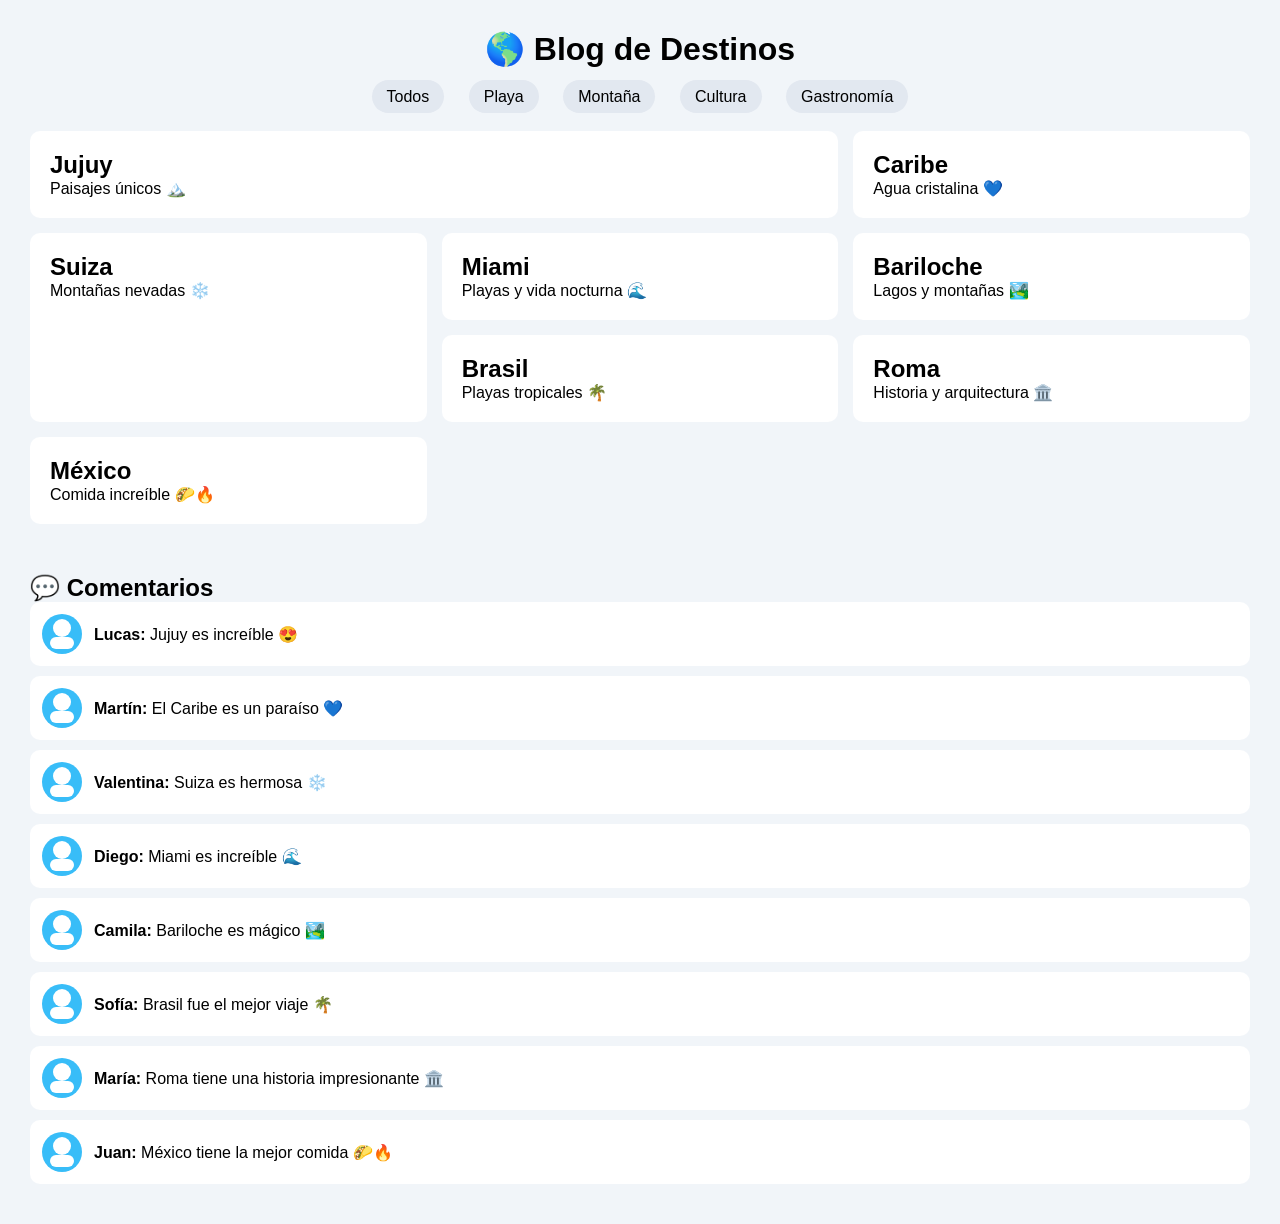
<file: pages/BlogDestinyTour.html>
<!doctype html>
<html lang="es">
  <head>
    <meta charset="UTF-8" />
    <title>Blog de Destinos</title>
    <link rel="stylesheet" href="../styles/BlogDestinyTour.css" />
  </head>
  <body>
    <h1 class="titulo">🌎 Blog de Destinos</h1>

    <!-- INPUTS -->
    <input type="radio" name="filtro" id="todos" checked />
    <input type="radio" name="filtro" id="playa" />
    <input type="radio" name="filtro" id="montana" />
    <input type="radio" name="filtro" id="cultura" />
    <input type="radio" name="filtro" id="gastronomia" />

    <!-- FILTROS -->
    <div class="filtros">
      <label for="todos">Todos</label>
      <label for="playa">Playa</label>
      <label for="montana">Montaña</label>
      <label for="cultura">Cultura</label>
      <label for="gastronomia">Gastronomía</label>
    </div>

    <!-- DESTINOS -->
    <div class="grid">
      <article class="post montana">
        <h2>Jujuy</h2>
        <p>Paisajes únicos 🏔️</p>
      </article>

      <article class="post playa">
        <h2>Caribe</h2>
        <p>Agua cristalina 💙</p>
      </article>

      <article class="post montana">
        <h2>Suiza</h2>
        <p>Montañas nevadas ❄️</p>
      </article>

      <article class="post playa">
        <h2>Miami</h2>
        <p>Playas y vida nocturna 🌊</p>
      </article>

      <article class="post montana">
        <h2>Bariloche</h2>
        <p>Lagos y montañas 🏞️</p>
      </article>

      <article class="post playa">
        <h2>Brasil</h2>
        <p>Playas tropicales 🌴</p>
      </article>

      <!-- NUEVOS -->
      <article class="post cultura">
        <h2>Roma</h2>
        <p>Historia y arquitectura 🏛️</p>
      </article>

      <article class="post gastronomia">
        <h2>México</h2>
        <p>Comida increíble 🌮🔥</p>
      </article>
    </div>

    <!-- COMENTARIOS -->
    <section class="comentarios">
      <h2>💬 Comentarios</h2>

      <!-- EXISTENTES -->
      <div class="comentario montana">
        <div class="avatar"></div>
        <p><strong>Lucas:</strong> Jujuy es increíble 😍</p>
      </div>

      <div class="comentario playa">
        <div class="avatar"></div>
        <p><strong>Martín:</strong> El Caribe es un paraíso 💙</p>
      </div>

      <div class="comentario montana">
        <div class="avatar"></div>
        <p><strong>Valentina:</strong> Suiza es hermosa ❄️</p>
      </div>

      <div class="comentario playa">
        <div class="avatar"></div>
        <p><strong>Diego:</strong> Miami es increíble 🌊</p>
      </div>

      <div class="comentario montana">
        <div class="avatar"></div>
        <p><strong>Camila:</strong> Bariloche es mágico 🏞️</p>
      </div>

      <div class="comentario playa">
        <div class="avatar"></div>
        <p><strong>Sofía:</strong> Brasil fue el mejor viaje 🌴</p>
      </div>

      <!-- NUEVOS -->
      <div class="comentario cultura">
        <div class="avatar"></div>
        <p><strong>María:</strong> Roma tiene una historia impresionante 🏛️</p>
      </div>

      <div class="comentario gastronomia">
        <div class="avatar"></div>
        <p><strong>Juan:</strong> México tiene la mejor comida 🌮🔥</p>
      </div>
    </section>
  </body>
</html>
</file>
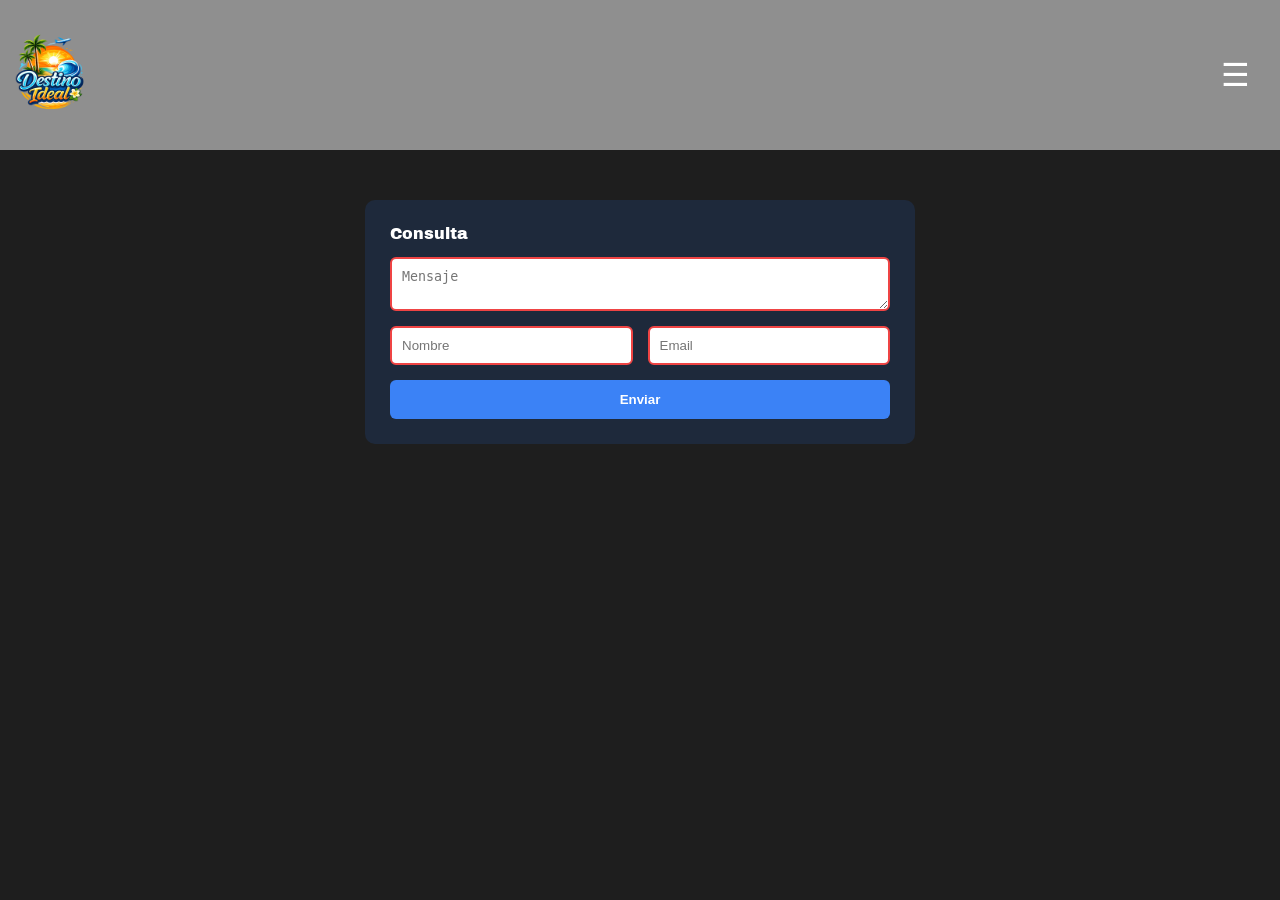
<file: pages/ContactoFormulario.html>
<!doctype html>
<html lang="en">
  <head>
    <meta charset="UTF-8" />
    <meta name="viewport" content="width=device-width, initial-scale=1.0" />
    <title>Contacto</title>
    <link rel="stylesheet" href="../styles/FormularioContacto.css" />

    <link rel="preconnect" href="https://fonts.googleapis.com" />
    <link rel="preconnect" href="https://fonts.gstatic.com" crossorigin />
    <link
      href="https://fonts.googleapis.com/css2?family=Archivo+Black&family=Inter:ital,opsz,wght@0,14..32,100..900;1,14..32,100..900&family=Noto+Sans:ital,wght@0,100..900;1,100..900&family=Playfair+Display:ital,wght@0,400..900;1,400..900&family=Roboto:ital,wght@0,100..900;1,100..900&display=swap"
      rel="stylesheet"
    />
  </head>
  <body>
    <header class="header">
      <a href="index.html" title="Inicio">
        <img
          src="../assets/img/Destino Ideal en paraíso tropical.png"
          alt="Logo Turismo"
          class="logo"
        />
      </a>

      <nav class="menu">
        <input type="checkbox" id="menu-toggle" />
        <label for="menu-toggle" class="menu-icon"> ☰ </label>
        <ul class="menu-items">
          <li><a href="DestinyTour.html" title="Destinos">Destinos</a></li>
          <li><a href="Price.html" title="Precios">Precios</a></li>
        </ul>
      </nav>
    </header>
    <form class="form" action="#exito">
      <label for="" class="query">Consulta</label>
      <textarea placeholder="Mensaje" required minlength="10"></textarea>

      <input type="text" placeholder="Nombre" required minlength="3" />
      <input type="email" placeholder="Email" required />

      <button type="submit">Enviar</button>
    </form>

    <!-- MODAL -->
    <div id="exito" class="modal">
      <div class="modal-content">
        <h2>✅ Enviado correctamente</h2>
        <p>Gracias por contactarte</p>
        <a href="#">Cerrar</a>
      </div>
    </div>
  </body>
</html>
</file>
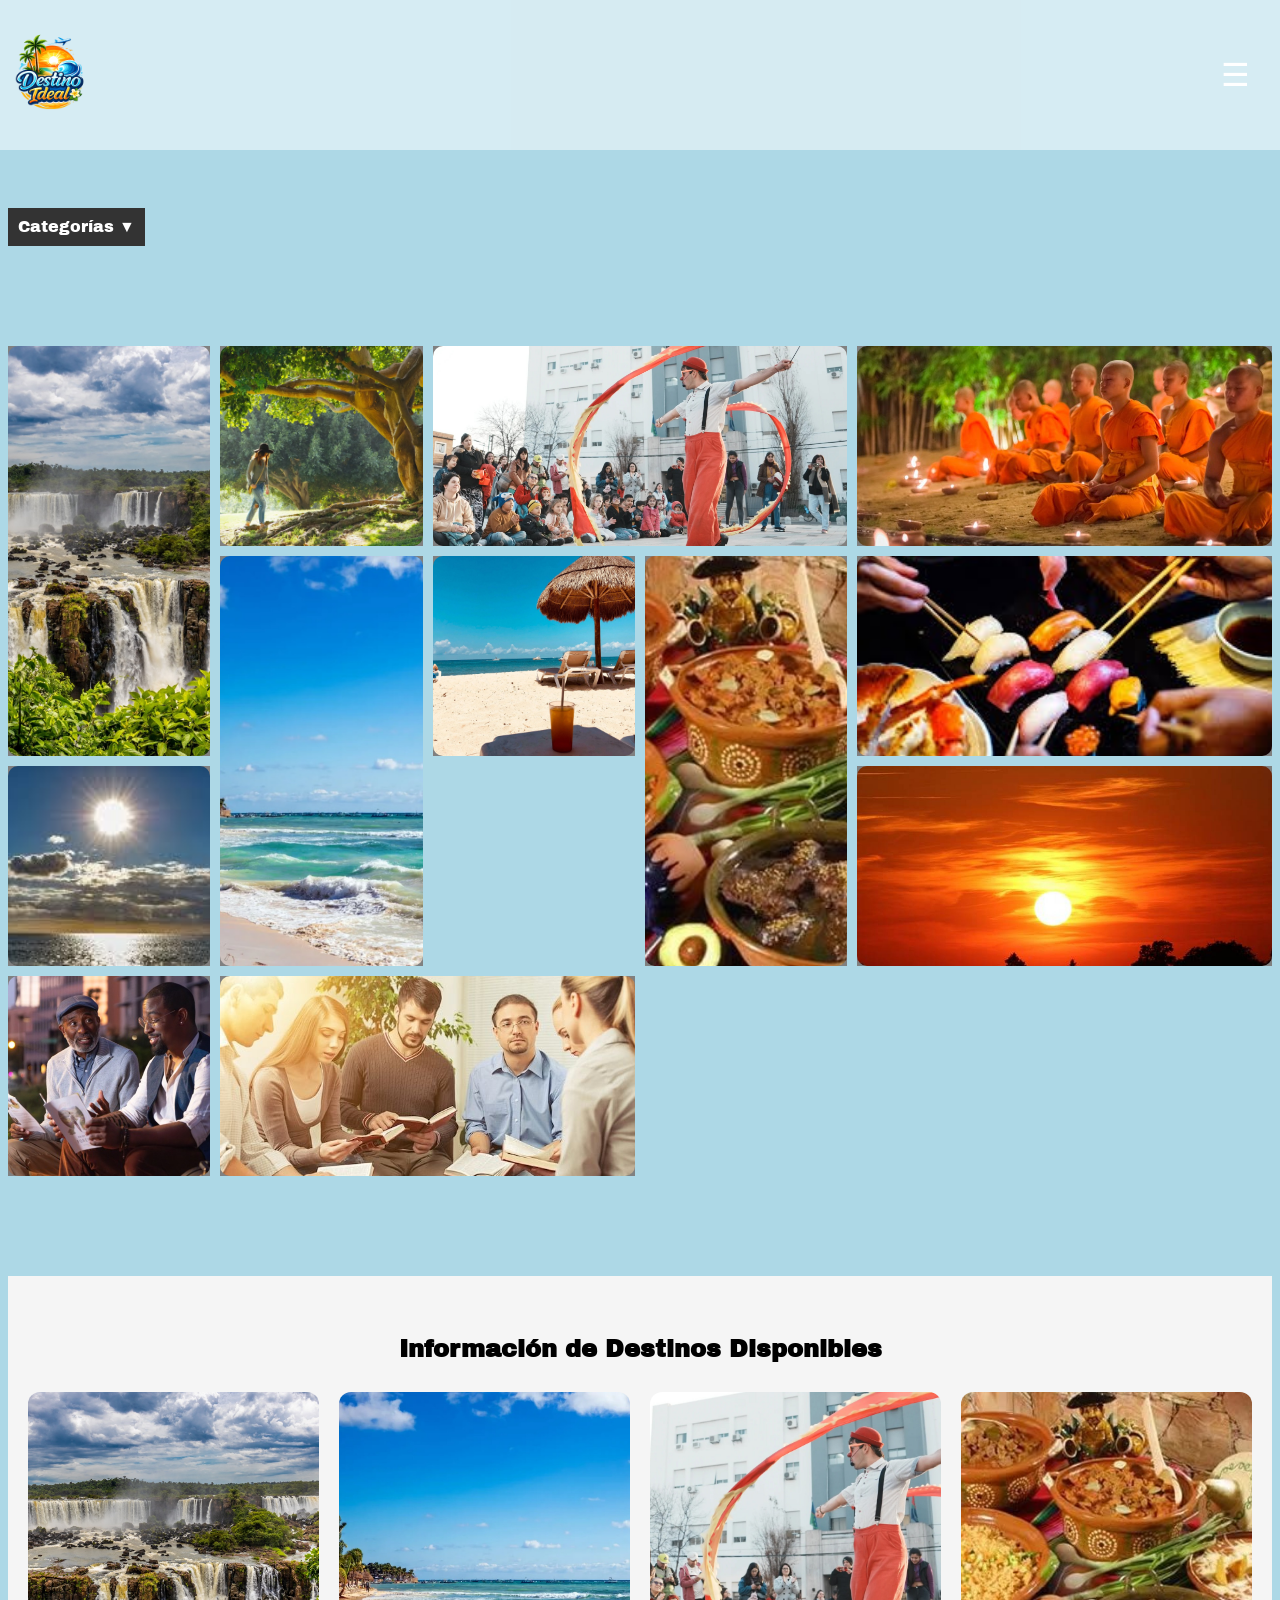
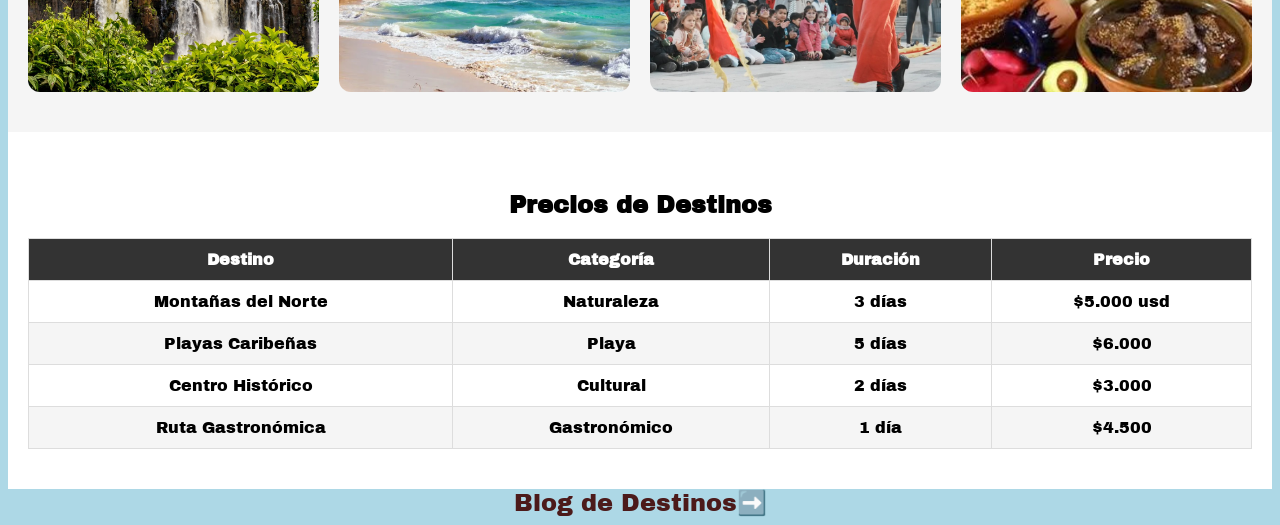
<file: pages/DestinyTour.html>
<!doctype html>
<html lang="es">
  <head>
    <meta charset="UTF-8" />
    <meta name="viewport" content="width=device-width, initial-scale=1.0" />
    <title>Destino</title>

    <link rel="preconnect" href="https://fonts.googleapis.com" />
    <link rel="preconnect" href="https://fonts.gstatic.com" crossorigin />
    <link
      href="https://fonts.googleapis.com/css2?family=Archivo+Black&family=Inter:ital,opsz,wght@0,14..32,100..900;1,14..32,100..900&family=Noto+Sans:ital,wght@0,100..900;1,100..900&family=Playfair+Display:ital,wght@0,400..900;1,400..900&family=Roboto:ital,wght@0,100..900;1,100..900&display=swap"
      rel="stylesheet"
    />
    <link
      rel="stylesheet"
      href="https://cdnjs.cloudflare.com/ajax/libs/font-awesome/6.5.0/css/all.min.css"
    />

    <link rel="stylesheet" href="../styles/DestinyTour.css" />
  </head>
  <body>
    <header class="header">
      <a href="index.html" title="Inicio">
        <img
          src="../assets/img/Destino Ideal en paraíso tropical.png"
          alt="Logo Turismo"
          class="logo"
        />
      </a>

      <nav class="menu">
        <input type="checkbox" id="menu-toggle" />
        <label for="menu-toggle" class="menu-icon"> ☰ </label>
        <ul class="menu-items">
          <li>
            <a href="ContactoFormulario.html" title="Precios">Contacto</a>
          </li>
          <li><a href="Agency.html" title="Agencias">Agencias</a></li>
          <li><a href="Price.html" title="Precios">Precios</a></li>
        </ul>
      </nav>
    </header>
    <main>
      <input type="radio" name="menu" id="cerrar" checked />
      <input type="radio" name="menu" id="abrir" />

      <label for="abrir" class="boton">Categorías ▼</label>

      <input type="radio" name="filtro" id="todos" checked />
      <input type="radio" name="filtro" id="cultura" />
      <input type="radio" name="filtro" id="naturaleza" />
      <input type="radio" name="filtro" id="playa" />
      <input type="radio" name="filtro" id="gastronomia" />
      <input type="radio" name="filtro" id="religioso" />

      <div class="dropdown">
        <label for="todos">Todos</label>
        <label for="cultura">Cultura</label>
        <label for="naturaleza">Naturaleza</label>
        <label for="playa">Playa</label>
        <label for="gastronomia">Gastronómico</label>
        <label for="religioso">Religioso</label>

        <label for="cerrar" class="cerrar">cerrar</label>
      </div>

      <section class="galeria">
        <article class="item naturaleza alto">
          <img src="../assets/img/image-naturaleza.jpeg" />
        </article>

        <article class="item naturaleza">
          <img src="../assets/img/image-naturaleza-2.jpeg" />
        </article>

        <article class="item cultura ancho">
          <img src="../assets/img/image-culture.jpeg" />
        </article>

        <article class="item cultura ancho">
          <img src="../assets/img/image-culture-2.jpeg" />
        </article>

        <article class="item playa alto">
          <img src="../assets/img/image-playa.jpeg" />
        </article>

        <article class="item playa">
          <img src="../assets/img/image-playa-2.jpeg" />
        </article>
        <article class="item gastronomia alto">
          <img src="../assets/img/image-gastronomia.jpeg" />
        </article>
        <article class="item gastronomia ancho">
          <img src="../assets/img/image-gastronomia-2.jpeg" />
        </article>
        <article class="item sol">
          <img src="../assets/img/image-sol.jpeg" />
        </article>
        <article class="item sol ancho">
          <img src="../assets/img/image-sol-2.jpeg" />
        </article>
        <article class="item religioso">
          <img src="../assets/img/image-religioso.jpeg" />
        </article>
        <article class="item religioso ancho">
          <img src="../assets/img/image-religioso-2.jpeg" />
        </article>
      </section>

      <section class="destinos-info">
        <h2>Información de Destinos Disponibles</h2>

        <div class="cards-container">
          <div class="card">
            <img src="../assets/img/image-naturaleza.jpeg" />
            <div class="overlay">
              <h3>Montañas del Norte</h3>
              <p>Turismo de naturaleza</p>
              <span>$5.000 usd</span>
            </div>
          </div>

          <div class="card">
            <img src="../assets/img/image-playa.jpeg" />
            <div class="overlay">
              <h3>Playas Caribeñas</h3>
              <p>Sol y playa</p>
              <span>$6.000 usd</span>
            </div>
          </div>

          <div class="card">
            <img src="../assets/img/image-culture.jpeg" />
            <div class="overlay">
              <h3>Centro Histórico</h3>
              <p>Cultural</p>
              <span>$3.000 usd</span>
            </div>
          </div>

          <div class="card">
            <img src="../assets/img/image-gastronomia.jpeg" />
            <div class="overlay">
              <h3>Ruta Gastronómica</h3>
              <p>Comida típica</p>
              <span>$4.500 usd</span>
            </div>
          </div>
        </div>
      </section>
      <section class="tabla-precios">
        <h2>Precios de Destinos</h2>

        <div class="tabla-container">
          <table>
            <thead>
              <tr>
                <th>Destino</th>
                <th>Categoría</th>
                <th>Duración</th>
                <th>Precio</th>
              </tr>
            </thead>

            <tbody>
              <tr>
                <td>Montañas del Norte</td>
                <td>Naturaleza</td>
                <td>3 días</td>
                <td>$5.000 usd</td>
              </tr>

              <tr>
                <td>Playas Caribeñas</td>
                <td>Playa</td>
                <td>5 días</td>
                <td>$6.000</td>
              </tr>

              <tr>
                <td>Centro Histórico</td>
                <td>Cultural</td>
                <td>2 días</td>
                <td>$3.000</td>
              </tr>

              <tr>
                <td>Ruta Gastronómica</td>
                <td>Gastronómico</td>
                <td>1 día</td>
                <td>$4.500</td>
              </tr>
            </tbody>
          </table>
        </div>
      </section>
    </main>
    <a href="BlogDestinyTour.html" target="_blank" class="blog"
      >Blog de Destinos➡️
    </a>
  </body>
</html>
</file>
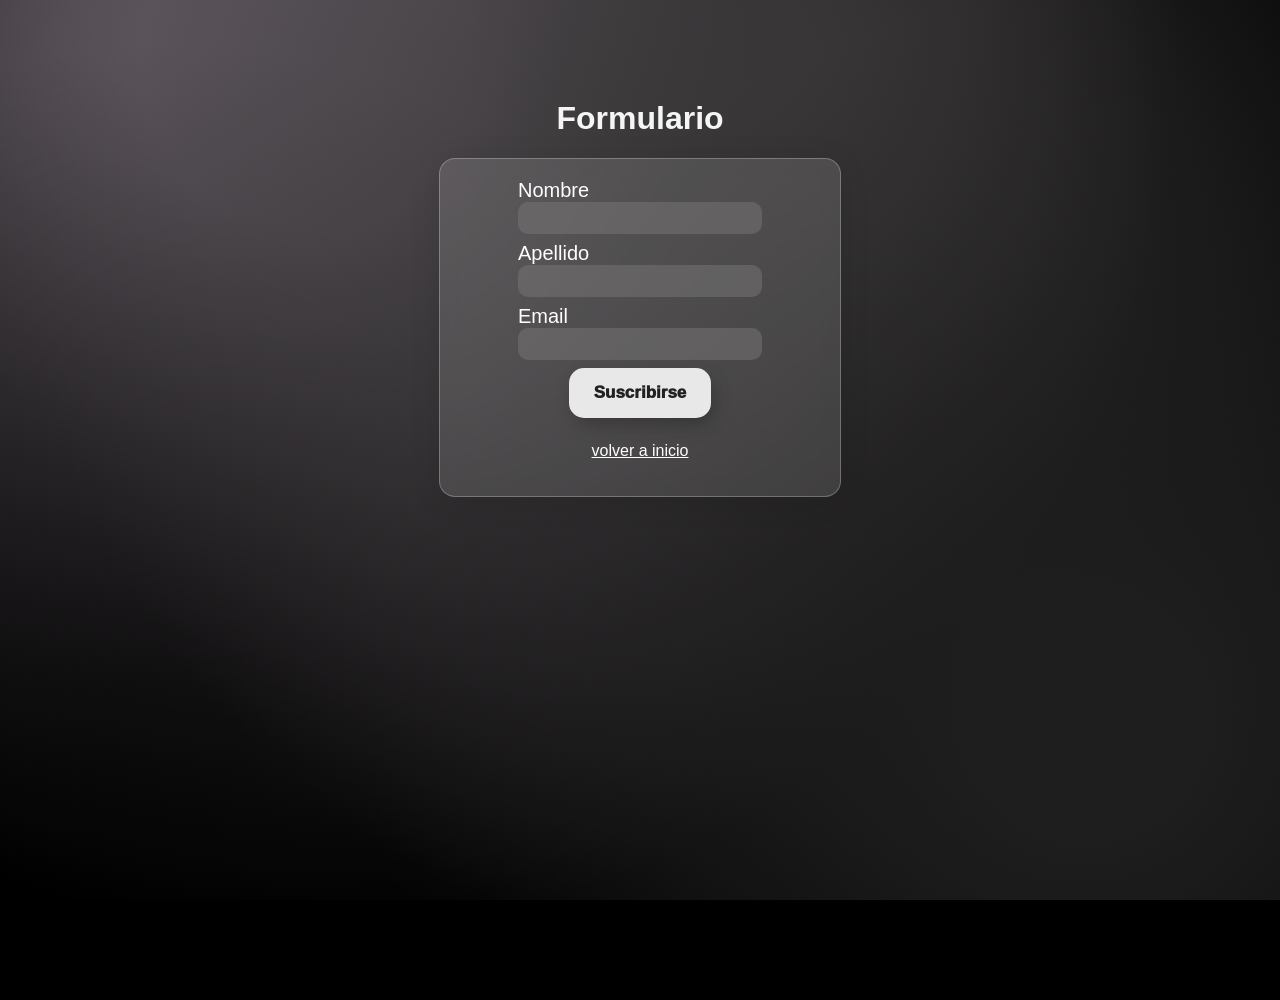
<file: pages/FormularioHome.html>
<!doctype html>
<html lang="en">
  <head>
    <meta charset="UTF-8" />
    <meta name="viewport" content="width=device-width, initial-scale=1.0" />
    <title>Formulario</title>
    <link href="../styles/FormularioHome.css" rel="stylesheet" />
    <link rel="preconnect" href="https://fonts.googleapis.com" />
    <link rel="preconnect" href="https://fonts.gstatic.com" crossorigin />
    <link
      href="https://fonts.googleapis.com/css2?family=Inter:ital,opsz,wght@0,14..32,100..900;1,14..32,100..900&family=Noto+Sans:ital,wght@0,100..900;1,100..900&display=swap"
      rel="stylesheet"
    />
  </head>
  <body>
    <h1 style="color: #f5f5f5">Formulario</h1>
    <form class="form">
      <div class="group">
        <label>Nombre</label>
        <input type="text" required maxlength="30" />
      </div>
      <div class="group">
        <label>Apellido</label>
        <input type="text" required maxlength="30" />
      </div>
      <div class="group">
        <label>Email</label>
        <input type="email" required maxlength="40" />
      </div>

      <button type="submit">Suscribirse</button>
      <a class="inicio" href="index.html"><p>volver a inicio</p></a>
    </form>
  </body>
</html>
</file>
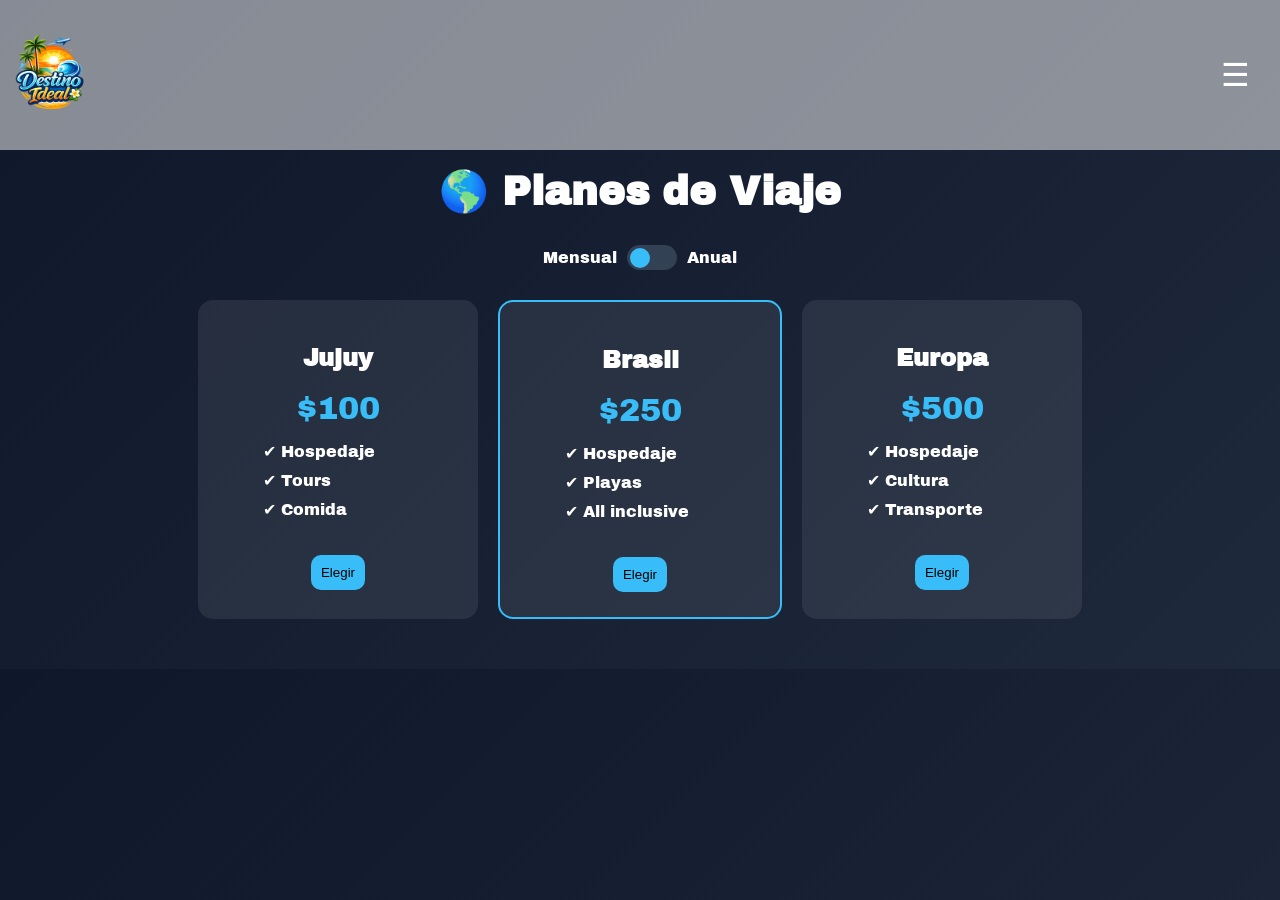
<file: pages/Price.html>
<!doctype html>
<html lang="es">
  <head>
    <meta charset="UTF-8" />
    <title>Precios</title>
    <link rel="preconnect" href="https://fonts.googleapis.com" />
    <link rel="preconnect" href="https://fonts.gstatic.com" crossorigin />
    <link
      href="https://fonts.googleapis.com/css2?family=Archivo+Black&family=Inter:ital,opsz,wght@0,14..32,100..900;1,14..32,100..900&family=Noto+Sans:ital,wght@0,100..900;1,100..900&family=Playfair+Display:ital,wght@0,400..900;1,400..900&family=Roboto:ital,wght@0,100..900;1,100..900&display=swap"
      rel="stylesheet"
    />
    <link rel="stylesheet" href="../styles/Price.css" />
  </head>

  <body>
    <header class="header">
      <a href="index.html" title="Inicio">
        <img
          src="../assets/img/Destino Ideal en paraíso tropical.png"
          alt="Logo Turismo"
          class="logo"
        />
      </a>

      <nav class="menu">
        <input type="checkbox" id="menu-toggle" />
        <label for="menu-toggle" class="menu-icon"> ☰ </label>
        <ul class="menu-items">
          <li>
            <a href="ContactoFormulario.html" title="Precios">Contacto</a>
          </li>
          <li><a href="Agency.html" title="Agencias">Agencias</a></li>
          <li><a href="DestinyTour.html" title="Destinos">Destinos</a></li>
        </ul>
      </nav>
    </header>
    <h1>🌎 Planes de Viaje</h1>
    <!-- 🔥 INPUT CLAVE -->
    <input type="checkbox" id="switch" />

    <!-- TOGGLE -->
    <div class="toggle">
      <span>Mensual</span>
      <label for="switch"></label>
      <span>Anual</span>
    </div>

    <!-- TABLA -->
    <div class="tabla">
      <div class="plan">
        <h2>Jujuy</h2>
        <p class="precio">
          <span class="mes"> $100</span>
          <span class="anio"> $80</span>
        </p>
        <ul>
          <li data-info="Incluye hospedaje básico">✔ Hospedaje</li>
          <li data-info="Excursión guiada">✔ Tours</li>
          <li data-info="Desayuno incluido">✔ Comida</li>
        </ul>
        <button>Elegir</button>
      </div>

      <div class="plan destacado">
        <h2>Brasil</h2>
        <p class="precio">
          <span class="mes">$250</span>
          <span class="anio">$200</span>
        </p>
        <ul>
          <li data-info="Hotel 4 estrellas">✔ Hospedaje</li>
          <li data-info="Acceso a playas premium">✔ Playas</li>
          <li data-info="Comidas ilimitadas">✔ All inclusive</li>
        </ul>
        <button>Elegir</button>
      </div>

      <div class="plan">
        <h2>Europa</h2>
        <p class="precio">
          <span class="mes">$500</span>
          <span class="anio">$420</span>
        </p>
        <ul>
          <li data-info="Hoteles de lujo">✔ Hospedaje</li>
          <li data-info="Acceso a museos">✔ Cultura</li>
          <li data-info="Viajes entre países">✔ Transporte</li>
        </ul>
        <button>Elegir</button>
      </div>
    </div>
  </body>
</html>
</file>
<file: styles/Agency.css>
.header {
  display: flex;
  justify-content: space-between;
  align-items: center;
  background-color: rgba(255, 255, 255, 0.5);
  height: 150px;
  width: 100%;
  position: fixed;
  top: 0;
  left: 0;
  right: 0;
  z-index: 2000;
}
.header h2 a {
  color: white;

  text-decoration: double;
}
.menu {
  display: flex;
  align-items: center;
  flex-direction: row-reverse;
  gap: 20px;
}

.logo {
  width: 100px;
  height: 100px;
}

.menu-items {
  display: none;
  transition: 2s;
  list-style: none;
}

#menu-toggle:checked ~ .menu-items {
  display: flex;
}
#menu-toggle {
  display: none;
}

.menu-items li {
  padding: 10px;
}
.menu-icon {
  color: white;
  font-size: 2rem;
  margin-right: 30px;
}
.menu-items a {
  color: white;
  text-decoration: none;
  font-size: 24px;
}

@media (max-width: 768px) {
  .header {
    height: 100px;
    padding: 0 15px;
  }

  .logo {
    width: 70px;
    height: 70px;
  }

  /* ICONO */
  .menu-icon {
    font-size: 2rem;
    cursor: pointer;
  }

  /* MENU DESPLEGABLE */
  .menu-items {
    position: absolute;
    top: 100%;
    right: 0;
    width: 100%;

    background: rgba(0, 0, 0, 0.9);
    backdrop-filter: blur(10px);

    flex-direction: column;
    align-items: center;

    padding: 20px 0;
  }

  .menu-items li {
    padding: 15px 0;
  }

  .menu-items a {
    font-size: 20px;
  }
}
h2 {
  color: #fff;
  text-align: center;
}
.agencias {
  padding: 40px;
  text-align: center;
  display: flex;
  justify-items: flex-start;
  flex-direction: column;
  gap: 20px;
  flex-wrap: wrap;
  width: 70%;
  margin: 0 auto;
}

@media (min-width: 768px) {
  .agencias {
    flex-direction: row;
    justify-content: center;
  }
}

.cards-agencias {
  display: flex;
  justify-content: center;
  cursor: pointer;
}

/* card base */
.card {
  width: 250px;
  height: 300px;
  perspective: 1000px;
}

.card-inner {
  width: 100%;
  height: 100%;
  position: relative;
  transition: transform 0.6s;
  transform-style: preserve-3d;
}

/* efecto flip */
.card:hover .card-inner {
  transform: rotateY(180deg);
}

/* caras */
.card-front,
.card-back {
  position: absolute;
  width: 100%;
  height: 100%;
  backface-visibility: hidden;

  display: flex;
  flex-direction: column;
  justify-content: center;
  align-items: center;

  border-radius: 10px;
}

.card-front {
  background: lightcoral;
  color: white;
}

.card-back {
  background: #2c3e50;
  color: white;
  transform: rotateY(180deg);
}

.rating {
  display: flex;
  flex-direction: row-reverse;
  gap: 5px;
}

.rating input {
  display: none;
}

/* estrellas */
.rating label {
  font-size: 25px;
  color: #ccc;
  cursor: pointer;
  transition: 0.3s;
}

/* hover */
.rating label:hover,
.rating label:hover ~ label {
  color: gold;
  transform: scale(1.2);
}

/* seleccionadas */
.rating input:checked ~ label {
  color: gold;
}

body {
  font-family: "Archivo Black", sans-serif;
  background-color: #1e1e1e;
}
main {
  margin-top: 200px;
}
</file>
<file: styles/BlogDestinyTour.css>
* {
  margin: 0;
  padding: 0;
  box-sizing: border-box;
  font-family: sans-serif;
}

body {
  background: #f1f5f9;
  padding: 30px;
}

/* OCULTAR INPUTS */
input[type="radio"] {
  display: none;
}

/* TITULO */
.titulo {
  text-align: center;
  margin-bottom: 20px;
}

/* FILTROS */
.filtros {
  text-align: center;
  margin-bottom: 25px;
}

.filtros label {
  margin: 0 10px;
  padding: 8px 15px;
  background: #e2e8f0;
  border-radius: 20px;
  cursor: pointer;
  transition: 0.3s;
}

.filtros label:hover {
  background: #38bdf8;
  color: white;
}

/* GRID REVISTA */
.grid {
  display: grid;
  grid-template-columns: repeat(3, 1fr);
  gap: 15px;
}

/* POSTS */
.post {
  background: white;
  padding: 20px;
  border-radius: 10px;
  transition: 0.3s;
}

/* EFECTO REVISTA */
.post:nth-child(1) {
  grid-column: span 2;
}

.post:nth-child(3) {
  grid-row: span 2;
}

/* HOVER */
.post:hover {
  transform: scale(1.03);
  box-shadow: 0 10px 25px rgba(0, 0, 0, 0.1);
}

/* TAGS (opcional si usás) */
.tag {
  display: inline-block;
  margin-top: 10px;
  padding: 5px 10px;
  background: #38bdf8;
  color: white;
  border-radius: 10px;
  font-size: 0.8rem;
}

/* 🔥 FILTRO DESTINOS */

/* PLAYA */
#playa:checked ~ .grid .montana,
#playa:checked ~ .grid .cultura,
#playa:checked ~ .grid .gastronomia {
  display: none;
}

/* MONTAÑA */
#montana:checked ~ .grid .playa,
#montana:checked ~ .grid .cultura,
#montana:checked ~ .grid .gastronomia {
  display: none;
}

/* CULTURA */
#cultura:checked ~ .grid .playa,
#cultura:checked ~ .grid .montana,
#cultura:checked ~ .grid .gastronomia {
  display: none;
}

/* GASTRONOMIA */
#gastronomia:checked ~ .grid .playa,
#gastronomia:checked ~ .grid .montana,
#gastronomia:checked ~ .grid .cultura {
  display: none;
}

/* TODOS */
#todos:checked ~ .grid .post {
  display: block;
}

/* COMENTARIOS */
.comentarios {
  margin-top: 50px;
}

/* BLOQUE */
.comentario {
  display: flex;
  align-items: center;
  gap: 12px;
  background: white;
  padding: 12px;
  border-radius: 10px;
  margin-bottom: 10px;
  transition: 0.3s;
}

/* HOVER */
.comentario:hover {
  transform: translateX(5px);
  box-shadow: 0 5px 15px rgba(0, 0, 0, 0.1);
}

/* 🔥 FILTRO COMENTARIOS */

/* PLAYA */
#playa:checked ~ .comentarios .montana,
#playa:checked ~ .comentarios .cultura,
#playa:checked ~ .comentarios .gastronomia {
  display: none;
}

/* MONTAÑA */
#montana:checked ~ .comentarios .playa,
#montana:checked ~ .comentarios .cultura,
#montana:checked ~ .comentarios .gastronomia {
  display: none;
}

/* CULTURA */
#cultura:checked ~ .comentarios .playa,
#cultura:checked ~ .comentarios .montana,
#cultura:checked ~ .comentarios .gastronomia {
  display: none;
}

/* GASTRONOMIA */
#gastronomia:checked ~ .comentarios .playa,
#gastronomia:checked ~ .comentarios .montana,
#gastronomia:checked ~ .comentarios .cultura {
  display: none;
}

/* AVATAR */
.avatar {
  width: 40px;
  height: 40px;
  background: #38bdf8;
  border-radius: 50%;
  position: relative;
}

/* CABEZA */
.avatar::before {
  content: "";
  width: 18px;
  height: 18px;
  background: white;
  border-radius: 50%;
  position: absolute;
  top: 5px;
  left: 11px;
}

/* CUERPO */
.avatar::after {
  content: "";
  width: 24px;
  height: 12px;
  background: white;
  position: absolute;
  bottom: 5px;
  left: 8px;
  border-radius: 10px;
}
</file>
<file: styles/FormularioContacto.css>
body {
  font-family: "Archivo Black", sans-serif;
  background-color: #1e1e1e;
}
.header {
  display: flex;
  justify-content: space-between;
  align-items: center;
  background-color: rgba(255, 255, 255, 0.5);
  height: 150px;
  width: 100%;
  position: fixed;
  top: 0;
  left: 0;
  right: 0;
}
.header h2 a {
  color: white;

  text-decoration: double;
}
.menu {
  display: flex;
  align-items: center;
  flex-direction: row-reverse;
  gap: 20px;
}

.logo {
  width: 100px;
  height: 100px;
}

.menu-items {
  display: none;
  transition: 2s;
  list-style: none;
}

#menu-toggle:checked ~ .menu-items {
  display: flex;
}
#menu-toggle {
  display: none;
}

.menu-items li {
  padding: 10px;
}
.menu-icon {
  color: white;
  font-size: 2rem;
  margin-right: 30px;
}
.menu-items a {
  color: white;
  text-decoration: none;
  font-size: 24px;
}
@media (max-width: 768px) {
  .header {
    height: 100px;
    padding: 0 15px;
  }

  .logo {
    width: 70px;
    height: 70px;
  }

  /* ICONO */
  .menu-icon {
    font-size: 2rem;
    cursor: pointer;
  }

  /* MENU DESPLEGABLE */
  .menu-items {
    position: absolute;
    top: 100%;
    right: 0;
    width: 100%;

    background: rgba(0, 0, 0, 0.9);
    backdrop-filter: blur(10px);

    flex-direction: column;
    align-items: center;

    padding: 20px 0;
  }

  .menu-items li {
    padding: 15px 0;
  }

  .menu-items a {
    font-size: 20px;
  }
}
h2 {
  color: #fff;
  text-align: center;
}

/* FORM */
.form {
  background: #1e293b;
  padding: 25px;
  border-radius: 10px;
  width: 100%;
  max-width: 500px;
  width: 80%;
  margin: 0 auto;
  margin-top: 200px;

  display: grid;
  gap: 15px;
}

.query {
  color: #fff;
}

/* CAMPOS */
input,
textarea {
  padding: 10px;
  border-radius: 6px;
  border: 2px solid transparent;
  outline: none;
  transition: 0.3s;
}

/* VALIDACIÓN EN TIEMPO REAL */
input:valid,
textarea:valid {
  border-color: #22c55e;
}

input:invalid,
textarea:invalid {
  border-color: #ef4444;
}

/* BOTÓN */
button {
  padding: 12px;
  border: none;
  border-radius: 6px;
  background: #3b82f6;
  color: white;
  cursor: pointer;
  font-weight: bold;
}

/* SPINNER (simulado al hacer click) */
button:focus {
  color: transparent;
  position: relative;
}

button:focus::after {
  content: "";
  width: 20px;
  height: 20px;
  border: 3px solid white;
  border-top: 3px solid transparent;
  border-radius: 50%;
  position: absolute;
  top: 50%;
  left: 50%;
  transform: translate(-50%, -50%);
  animation: spin 1s linear infinite;
}

@keyframes spin {
  to {
    transform: translate(-50%, -50%) rotate(360deg);
  }
}

/* MODAL */
.modal {
  position: fixed;
  top: 0;
  left: 0;
  width: 100%;
  height: 100%;
  background: rgba(0, 0, 0, 0.6);

  display: none;
  justify-content: center;
  align-items: center;
}

/* ACTIVAR MODAL */
#exito:target {
  display: flex;
}

.modal-content {
  background: white;
  padding: 20px;
  border-radius: 10px;
  text-align: center;
}

/* RESPONSIVE */
@media (min-width: 600px) {
  .form {
    grid-template-columns: 1fr 1fr;
  }

  textarea {
    grid-column: span 2;
  }

  button {
    grid-column: span 2;
  }
}
</file>
<file: styles/DestinyTour.css>
.header {
  display: flex;
  justify-content: space-between;
  align-items: center;
  background-color: rgba(255, 255, 255, 0.5);
  height: 150px;
  width: 100%;
  position: fixed;
  top: 0;
  left: 0;
  right: 0;
}
.header h2 a {
  color: white;

  text-decoration: double;
}
.menu {
  display: flex;
  align-items: center;
  flex-direction: row-reverse;
  gap: 20px;
}

.logo {
  width: 100px;
  height: 100px;
}
.menu-items {
  display: none;
  transition: 2s;
  list-style: none;
}

#menu-toggle:checked ~ .menu-items {
  display: flex;
}
#menu-toggle {
  display: none;
}

.menu-items li {
  padding: 10px;
}
.menu-icon {
  color: white;
  font-size: 2rem;
  margin-right: 30px;
}
.menu-items a {
  color: white;
  text-decoration: none;
  font-size: 24px;
}
@media (max-width: 768px) {
  .header {
    height: 100px;
    padding: 0 15px;
  }

  .logo {
    width: 70px;
    height: 70px;
  }

  /* ICONO */
  .menu-icon {
    font-size: 2rem;
    cursor: pointer;
  }

  /* MENU DESPLEGABLE */
  .menu-items {
    position: absolute;
    top: 100%;
    right: 0;
    width: 100%;

    background: rgba(0, 0, 0, 0.9);
    backdrop-filter: blur(10px);

    flex-direction: column;
    align-items: center;

    padding: 20px 0;
  }

  .menu-items li {
    padding: 15px 0;
  }

  .menu-items a {
    font-size: 20px;
  }
}
body {
  background-color: lightblue;
  font-family: "Archivo Black", sans-serif;
}

.boton {
  background: #333;
  color: white;
  margin-top: 200px;

  padding: 10px;
  cursor: pointer;
  display: inline-block;
}

input[type="radio"] {
  display: none;
}

.dropdown {
  display: none;
  background: #333;
  color: white;
  width: 150px;
  position: absolute;
}

#abrir:checked ~ .dropdown {
  display: block;
}

.dropdown label {
  display: block;
  padding: 10px;
  cursor: pointer;
}

.dropdown label:hover {
  background-color: #cccc;
  transition: all 1s;
}

/* GRID */
.galeria {
  display: grid;
  grid-template-columns: repeat(auto-fill, minmax(200px, 1fr));
  grid-auto-rows: 200px;
  gap: 10px;
  margin-top: 100px;
  padding-bottom: 100px;
}

/* ITEMS */
.item {
  background: gray;
  color: white;
  display: none; /* 👈 oculto por defecto */
  justify-content: center;
  align-items: center;
  cursor: pointer;
}

/* imágenes */
.item img {
  border-radius: 10px;
  width: 100%;
  height: 100%;
  object-fit: cover;
}

/* EFECTO MASONRY */
.alto {
  grid-row: span 2;
}

.ancho {
  grid-column: span 2;
}

.item img {
  transition: transform 0.3s;
}

.item:hover img {
  transform: scale(1.1);
}

#todos:checked ~ .galeria .item {
  display: flex;
}

/* cultura */
#cultura:checked ~ .galeria .cultura {
  display: flex;
}

/* naturaleza */
#naturaleza:checked ~ .galeria .naturaleza {
  display: flex;
}

/* playa */
#playa:checked ~ .galeria .playa {
  display: flex;
}
/* gastronomia */
#gastronomia:checked ~ .galeria .gastronomia {
  display: flex;
}
/* religioso */
#religioso:checked ~ .galeria .religioso {
  display: flex;
}

/* sección */
.destinos-info {
  padding: 40px 20px;
  background: #f5f5f5;
  text-align: center;
}

.destinos-info h2 {
  margin-bottom: 30px;
}

/* contenedor */
.cards-container {
  display: grid;
  grid-template-columns: repeat(auto-fit, minmax(250px, 1fr));
  gap: 20px;
}

/* card */
.card {
  position: relative;
  height: 300px;
  overflow: hidden;
  border-radius: 12px;
  cursor: pointer;
}

/* imagen */
.card img {
  width: 100%;
  height: 100%;
  object-fit: cover;
  transition: transform 0.4s ease;
}

/* zoom */
.card:hover img {
  transform: scale(1.1);
}

/* overlay */
.overlay {
  position: absolute;
  inset: 0;
  background: rgba(0, 0, 0, 0.5);

  display: flex;
  flex-direction: column;
  justify-content: flex-end;

  padding: 20px;
  color: white;

  opacity: 0;
  transform: translateY(20px);
  transition: all 0.3s ease;
}

/* hover overlay */
.card:hover .overlay {
  opacity: 1;
  transform: translateY(0);
}

/* texto */
.overlay h3 {
  margin: 0;
}

.overlay p {
  margin: 5px 0;
  font-size: 14px;
}

.overlay span {
  font-weight: bold;
}

/* sección */
.tabla-precios {
  padding: 40px 20px;
  background: #ffffff;
  text-align: center;
}

.tabla-precios h2 {
  margin-bottom: 20px;
}

/* contenedor responsive */
.tabla-container {
  overflow-x: auto; /* 👈 clave para mobile */
}

/* tabla */
table {
  width: 100%;
  border-collapse: collapse;
  min-width: 600px; /* evita que se rompa */
}

/* encabezado */
thead {
  background: #333;
  color: white;
}

/* celdas */
th,
td {
  padding: 12px;
  border: 1px solid #ddd;
  text-align: center;
}

/* filas alternadas */
tbody tr:nth-child(even) {
  background: #f5f5f5;
}

/* hover */
tbody tr:hover {
  background: #ddd;
}
.blog {
  font-size: 1.5rem;
  display: flex;
  color: rgb(76, 26, 26);
  justify-content: center;
  text-decoration: none;
}
</file>
<file: styles/FormularioHome.css>
@keyframes hero-gradient-animation {
  0% {
    --c-0: hsla(266.99999999999983, 1%, 12%, 1);
    --x-0: 85%;
    --s-start-0: 9%;
    --s-end-0: 55%;
    --y-0: 80%;
    --c-1: hsla(335.9999999999997, 2%, 22%, 1);
    --y-1: 24%;
    --s-start-1: 5%;
    --s-end-1: 72%;
    --x-1: 60%;
    --x-2: 13%;
    --y-2: 82%;
    --c-2: hsla(53.999999999999886, 0%, 0%, 0.49);
    --s-start-2: 5%;
    --s-end-2: 52%;
    --s-start-3: 13%;
    --s-end-3: 68%;
    --c-3: hsla(299, 4%, 36%, 1);
    --x-3: 24%;
    --y-3: 7%;
  }

  100% {
    --c-0: hsla(266.99999999999943, 0%, 12%, 1);
    --x-0: 31%;
    --s-start-0: 9%;
    --s-end-0: 55%;
    --y-0: 94%;
    --c-1: hsla(0, 4%, 19%, 1);
    --y-1: 25%;
    --s-start-1: 5%;
    --s-end-1: 72%;
    --x-1: 2%;
    --x-2: 98%;
    --y-2: 20%;
    --c-2: hsla(54.000000000000036, 0%, 0%, 0.49);
    --s-start-2: 5%;
    --s-end-2: 52%;
    --s-start-3: 13%;
    --s-end-3: 68%;
    --c-3: hsla(298.99999999999994, 3%, 41%, 1);
    --x-3: 95%;
    --y-3: 92%;
  }
}

/* Agregar propiedades CSS personalizadas */
@property --c-0 {
  syntax: "<color>";
  inherits: false;
  initial-value: hsla(266.99999999999983, 1%, 12%, 1);
}
@property --x-0 {
  syntax: "<percentage>";
  inherits: false;
  initial-value: 85%;
}
@property --s-start-0 {
  syntax: "<percentage>";
  inherits: false;
  initial-value: 9%;
}
@property --s-end-0 {
  syntax: "<percentage>";
  inherits: false;
  initial-value: 55%;
}
@property --y-0 {
  syntax: "<percentage>";
  inherits: false;
  initial-value: 80%;
}
@property --c-1 {
  syntax: "<color>";
  inherits: false;
  initial-value: hsla(335.9999999999997, 2%, 22%, 1);
}
@property --y-1 {
  syntax: "<percentage>";
  inherits: false;
  initial-value: 24%;
}
@property --s-start-1 {
  syntax: "<percentage>";
  inherits: false;
  initial-value: 5%;
}
@property --s-end-1 {
  syntax: "<percentage>";
  inherits: false;
  initial-value: 72%;
}
@property --x-1 {
  syntax: "<percentage>";
  inherits: false;
  initial-value: 60%;
}
@property --x-2 {
  syntax: "<percentage>";
  inherits: false;
  initial-value: 13%;
}
@property --y-2 {
  syntax: "<percentage>";
  inherits: false;
  initial-value: 82%;
}
@property --c-2 {
  syntax: "<color>";
  inherits: false;
  initial-value: hsla(53.999999999999886, 0%, 0%, 0.49);
}
@property --s-start-2 {
  syntax: "<percentage>";
  inherits: false;
  initial-value: 5%;
}
@property --s-end-2 {
  syntax: "<percentage>";
  inherits: false;
  initial-value: 52%;
}
@property --s-start-3 {
  syntax: "<percentage>";
  inherits: false;
  initial-value: 13%;
}
@property --s-end-3 {
  syntax: "<percentage>";
  inherits: false;
  initial-value: 68%;
}
@property --c-3 {
  syntax: "<color>";
  inherits: false;
  initial-value: hsla(299, 4%, 36%, 1);
}
@property --x-3 {
  syntax: "<percentage>";
  inherits: false;
  initial-value: 24%;
}
@property --y-3 {
  syntax: "<percentage>";
  inherits: false;
  initial-value: 7%;
}

html,
body {
  height: 100%;
  margin: 0;
  padding: 0;
}
body {
  background-attachment: fixed;
}
body {
  --c-0: hsla(266.99999999999983, 1%, 12%, 1);
  --x-0: 85%;
  --y-0: 80%;
  --s-start-0: 9%;
  --s-end-0: 55%;
  --c-1: hsla(335.9999999999997, 2%, 22%, 1);
  --y-1: 24%;
  --x-1: 60%;
  --s-start-1: 5%;
  --s-end-1: 72%;
  --x-2: 13%;
  --y-2: 82%;
  --c-2: hsla(53.999999999999886, 0%, 0%, 0.49);
  --s-start-2: 5%;
  --s-end-2: 52%;
  --s-start-3: 13%;
  --s-end-3: 68%;
  --c-3: hsla(299, 4%, 36%, 1);
  --x-3: 24%;
  --y-3: 7%;

  animation: hero-gradient-animation 10s linear infinite alternate;
  background-color: hsla(0, 0%, 0%, 1);
  background-image:
    radial-gradient(
      circle at var(--x-0) var(--y-0),
      var(--c-0) var(--s-start-0),
      transparent var(--s-end-0)
    ),
    radial-gradient(
      circle at var(--x-1) var(--y-1),
      var(--c-1) var(--s-start-1),
      transparent var(--s-end-1)
    ),
    radial-gradient(
      circle at var(--x-2) var(--y-2),
      var(--c-2) var(--s-start-2),
      transparent var(--s-end-2)
    ),
    radial-gradient(
      circle at var(--x-3) var(--y-3),
      var(--c-3) var(--s-start-3),
      transparent var(--s-end-3)
    );
  background-blend-mode: normal, normal, normal, normal;
  font-family: "Poppins", sans-serif;
}

.form {
  width: 400px;
  margin: 0 auto;
  display: flex;
  gap: 8px;
  align-items: center;
  flex-direction: column;
  box-shadow: 7px 13px 37px #000;
  border-radius: 10px;
  padding-top: 20px;
  padding-bottom: 20px;
  background: rgba(255, 255, 255, 0.13);
  border-radius: 16px;
  box-shadow: 0 4px 30px rgba(0, 0, 0, 0.1);
  backdrop-filter: blur(8.5px);
  -webkit-backdrop-filter: blur(8.5px);
  border: 1px solid rgba(255, 255, 255, 0.26);
}
h1 {
  font-family: "Poppins", sans-serif;
  font-weight: 700;
  font-style: normal;
  text-align: center;
  margin-top: 100px;
}
input::placeholder,
textarea::placeholder {
  color: #ffffff;
  font-style: normal;
}
textarea {
  font-family: "Poppins", sans-serif;
  font-weight: 300;
  font-style: normal;
  background-color: #7a78787c;
  border: #e8e8e8;
  border-radius: 10px;
  width: 240px;
}
input {
  font-family: "Poppins", sans-serif;
  font-weight: 300;
  font-style: normal;
  background-color: #7a78787c;
  border-radius: 10px;
  min-height: 30px;
  width: 240px;
  border: #e8e8e8;
  gap: 20px;
}
button {
  padding: 15px 25px;
  border: unset;
  border-radius: 15px;
  color: #212121;
  z-index: 1;
  background: #e8e8e8;
  position: relative;
  font-weight: 1000;
  font-size: 17px;
  -webkit-box-shadow: 4px 8px 19px -3px rgba(0, 0, 0, 0.27);
  box-shadow: 4px 8px 19px -3px rgba(0, 0, 0, 0.27);
  transition: all 250ms;
  overflow: hidden;
}

button::before {
  content: "";
  position: absolute;
  top: 0;
  left: 0;
  height: 100%;
  width: 0;
  border-radius: 15px;
  background-color: #212121;
  z-index: -1;
  -webkit-box-shadow: 4px 8px 19px -3px rgba(0, 0, 0, 0.27);
  box-shadow: 4px 8px 19px -3px rgba(0, 0, 0, 0.27);
  transition: all 250ms;
}

button:hover {
  color: #e8e8e8;
}

button:hover::before {
  width: 100%;
}
.group {
  display: flex;
  flex-direction: column;
}

label {
  font-family: "Poppins", sans-serif;
  font-weight: 300;
  font-style: normal;
  font-size: 20px;
  color: rgb(255, 255, 255);
}

.inicio {
  font-family: "Poppins", sans-serif;
  font-weight: 300;
  font-style: normal;
  color: white;
}
</file>
<file: styles/Price.css>
.header {
  display: flex;
  justify-content: space-between;
  align-items: center;
  background-color: rgba(255, 255, 255, 0.5);
  height: 150px;
  width: 100%;
  position: fixed;
  top: 0;
  left: 0;
  right: 0;
}
.header h2 a {
  color: white;

  text-decoration: double;
}
.menu {
  display: flex;
  align-items: center;
  flex-direction: row-reverse;
  gap: 20px;
}

.logo {
  width: 100px;
  height: 100px;
}
.menu-items {
  display: none;
  transition: 2s;
  list-style: none;
}

#menu-toggle:checked ~ .menu-items {
  display: flex;
}
#menu-toggle {
  display: none;
}

.menu-items li {
  padding: 10px;
}
.menu-icon {
  color: white;
  font-size: 2rem;
  margin-right: 30px;
}
.menu-items a {
  color: white;
  text-decoration: none;
  font-size: 24px;
}
@media (max-width: 768px) {
  .header {
    height: 100px;
    padding: 0 15px;
  }

  .logo {
    width: 70px;
    height: 70px;
  }

  /* ICONO */
  .menu-icon {
    font-size: 2rem;
    cursor: pointer;
  }

  /* MENU DESPLEGABLE */
  .menu-items {
    position: absolute;
    top: 100%;
    right: 0;
    width: 100%;

    background: rgba(0, 0, 0, 0.9);
    backdrop-filter: blur(10px);

    flex-direction: column;
    align-items: center;

    padding: 20px 0;
  }

  .menu-items li {
    padding: 15px 0;
  }

  .menu-items a {
    font-size: 20px;
  }
}
body {
  background: linear-gradient(135deg, #0f172a, #1e293b);
  color: white;
  text-align: center;
  padding: 50px;

  margin: 0;
  font-family: "Archivo Black", sans-serif;
}

/* TITULO */
h1 {
  font-size: 2.5rem;
  margin-top: 10%;
  margin-bottom: 20px;
}

/* 🔥 OCULTAR CHECK */
#switch {
  display: none;
}

/* TOGGLE */
.toggle {
  display: flex;
  justify-content: center;
  align-items: center;
  gap: 10px;
  margin: 30px;
}

/* BARRA */
.toggle label {
  width: 50px;
  height: 25px;
  background: #334155;
  border-radius: 20px;
  position: relative;
  cursor: pointer;
}

/* BOLITA */
.toggle label::after {
  content: "";
  width: 20px;
  height: 20px;
  background: #38bdf8;
  position: absolute;
  top: 2.5px;
  left: 3px;
  border-radius: 50%;
  transition: 0.3s;
}

/* 🔥 MOVIMIENTO */
#switch:checked + .toggle label::after {
  transform: translateX(24px);
}

/* TABLA */
.tabla {
  display: flex;
  justify-content: center;
  gap: 20px;
}

/* ANIMACION */
@keyframes aparecer {
  from {
    opacity: 0;
    transform: translateY(40px) scale(0.95);
  }
  to {
    opacity: 1;
    transform: translateY(0) scale(1);
  }
}

/* PLAN */
.plan {
  background: rgba(255, 255, 255, 0.08);
  padding: 25px;
  border-radius: 15px;
  width: 230px;
  position: relative;
  overflow: hidden;

  animation: aparecer 0.6s ease forwards;
  transition: all 0.3s ease;
}

/* DELAY PRO */
.plan:nth-child(1) {
  animation-delay: 0.2s;
}
.plan:nth-child(2) {
  animation-delay: 0.4s;
}
.plan:nth-child(3) {
  animation-delay: 0.6s;
}

/* HOVER PRO */
.plan:hover {
  transform: translateY(-10px) scale(1.05);
  box-shadow: 0 20px 40px rgba(56, 189, 248, 0.4);
}

/* GLOW */
.plan::before {
  content: "";
  position: absolute;
  inset: 0;
  border-radius: 15px;
  background: linear-gradient(
    120deg,
    transparent,
    rgba(56, 189, 248, 0.3),
    transparent
  );
  opacity: 0;
  transition: 0.3s;
  pointer-events: none; /* 🔥 CLAVE */
}

.plan:hover::before {
  opacity: 1;
}

/* DESTACADO */
.destacado {
  border: 2px solid #38bdf8;
}

/* PRECIO */
.precio {
  font-size: 2rem;
  margin: 15px 0;
  color: #38bdf8;
}

/* CAMBIO PRECIO */
.anio {
  display: none;
}

#switch:checked ~ .tabla .mes {
  display: none;
}

#switch:checked ~ .tabla .anio {
  display: inline;
}

/* LISTA */
.plan ul {
  list-style: none;
  text-align: left;
}

.plan ul li {
  margin: 10px 0;
  position: relative;
  cursor: pointer;
}

/* TOOLTIP */
.plan ul li::after {
  content: attr(data-info);
  position: absolute;
  bottom: 120%;
  left: 0;
  background: #38bdf8;
  color: black;
  padding: 5px 10px;
  border-radius: 5px;
  font-size: 0.8rem;
  opacity: 0;
  transition: 0.3s;
}

.plan ul li:hover::after {
  opacity: 1;
}

/* BOTON */
.plan button {
  margin-top: 20px;
  padding: 10px;
  border: none;
  border-radius: 10px;
  background: #38bdf8;
  color: black;
  cursor: pointer;
  transition: 0.3s;
}

.plan button:hover {
  transform: scale(1.05);
}
</file>
